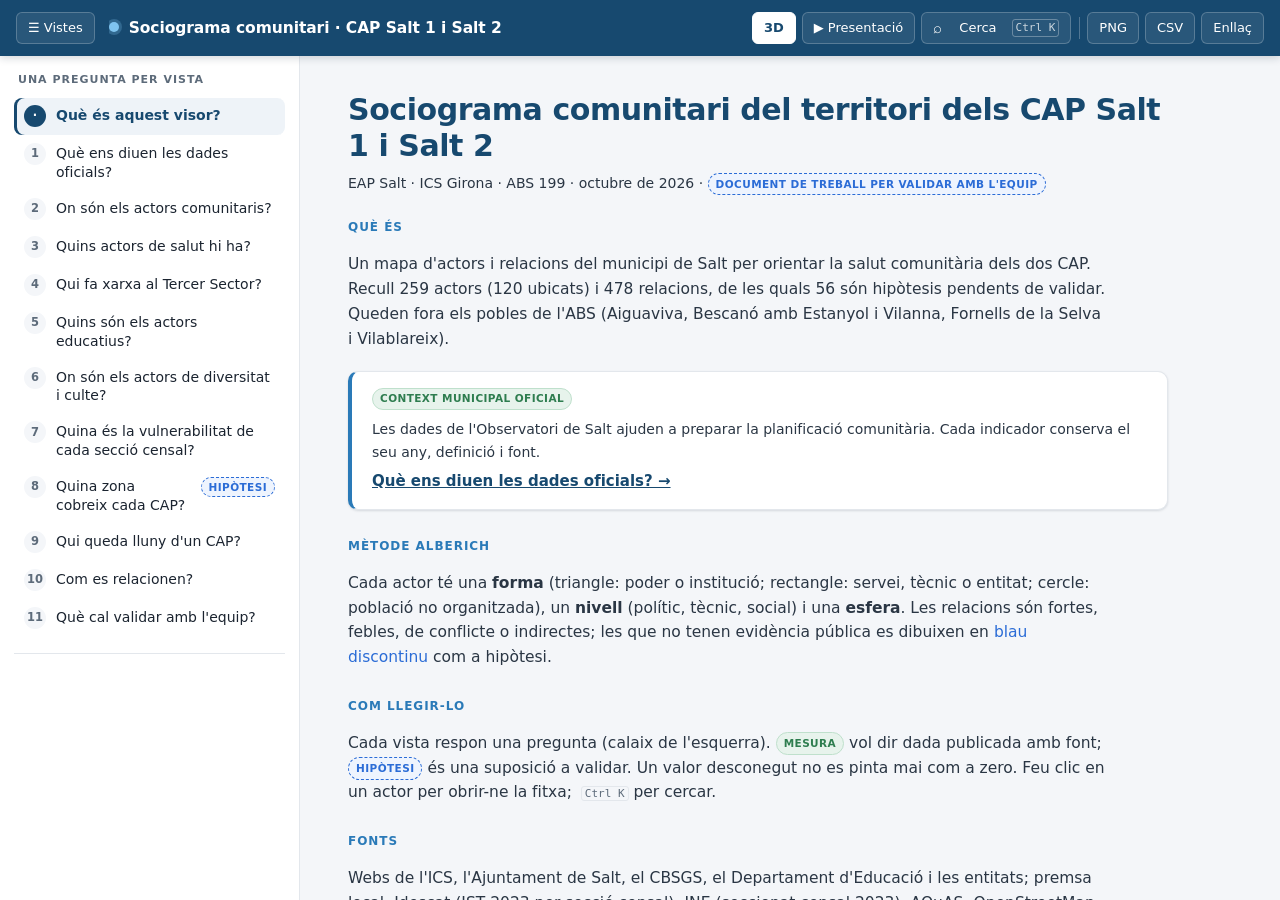
<file: index.html>
<!doctype html>
<html lang="ca">
<head>
<meta charset="utf-8">
<meta name="viewport" content="width=device-width,initial-scale=1">
<title>Sociograma comunitari · CAP Salt 1 i Salt 2 · 2026</title>
<link rel="stylesheet" href="lib/maplibre-gl.css">
<link rel="stylesheet" href="style.css?v=20261017-complet">
</head>
<body>
<a class="salta" href="#contingut">Salta al contingut</a>
<header id="capcal">
  <button id="obre-calaix" class="btn" aria-controls="calaix" aria-expanded="true" title="Vistes">☰ <span>Vistes</span></button>
  <h1><a href="#v=portada">Sociograma comunitari · CAP Salt 1 i Salt 2</a></h1>
  <div class="eines">
    <button id="btn-3d" class="btn" aria-pressed="true" title="Alterna 2D / 3D">3D</button>
    <button id="btn-pres" class="btn" aria-pressed="false" title="Mode presentació: recorre les vistes amb vols de càmera">▶ <span>Presentació</span></button>
    <button id="btn-cerca" class="btn" title="Cerca (Ctrl+K)">Cerca <kbd>Ctrl K</kbd></button>
    <button id="btn-png" class="btn" title="Exporta la vista en PNG amb la llegenda">PNG</button>
    <button id="btn-csv" class="btn" title="Exporta la selecció en CSV">CSV</button>
    <button id="btn-enllac" class="btn" title="Copia l'enllaç que restaura la vista">Enllaç</button>
  </div>
</header>
<nav id="calaix" aria-label="Vistes del visor">
  <p class="calaix-tit">Una pregunta per vista</p>
  <ol id="llista-vistes"></ol>
  <div id="filtres" aria-live="polite"></div>
</nav>
<main id="contingut" tabindex="-1">
  <article id="portada" class="panell"></article>
  <article id="observatori" class="panell" hidden></article>
  <div id="mapa" role="region" aria-label="Mapa"></div>
  <div id="xarxa" role="region" aria-label="Sociograma de xarxa"></div>
  <article id="validacio" class="panell"></article>
  <aside id="analisi" class="panell-lat" aria-label="Anàlisi"></aside>
  <section id="llegenda" aria-label="Llegenda"></section>
</main>
<aside id="fitxa" aria-label="Fitxa de l'actor" hidden></aside>
<div id="tooltip" role="tooltip" hidden></div>
<dialog id="dlg-cerca" aria-label="Cerca d'actors">
  <input id="cerca-in" type="search" placeholder="Nom, tipus (triangle, rectangle, cercle), àmbit, esfera…" autocomplete="off" aria-controls="cerca-res">
  <ul id="cerca-res" role="listbox"></ul>
  <p class="peu-dlg">↑↓ per moure's · Enter per obrir · Esc per tancar</p>
</dialog>
<div id="avis" role="status" aria-live="polite" hidden></div>
<script src="lib/maplibre-gl.js"></script>
<script src="lib/cytoscape.min.js"></script>
<script src="lib/deck.gl.min.js"></script>
<script src="data/dades.js"></script>
<script src="data/observatori.js?v=20261017-complet"></script>
<script src="data/observatori-cataleg.js?v=20261017-complet"></script>
<script src="app.js?v=20261024-seguretat"></script>
</body>
</html>
</file>
<file: lib/maplibre-gl.css>
.maplibregl-map{font:12px/20px Helvetica Neue,Arial,Helvetica,sans-serif;overflow:hidden;position:relative;-webkit-tap-highlight-color:rgb(0 0 0/0)}.maplibregl-canvas{left:0;position:absolute;top:0}.maplibregl-map:fullscreen{height:100%;width:100%}.maplibregl-ctrl-group button.maplibregl-ctrl-compass{touch-action:none}.maplibregl-canvas-container.maplibregl-interactive,.maplibregl-ctrl-group button.maplibregl-ctrl-compass{cursor:grab;-webkit-user-select:none;-moz-user-select:none;user-select:none}.maplibregl-canvas-container.maplibregl-interactive.maplibregl-track-pointer{cursor:pointer}.maplibregl-canvas-container.maplibregl-interactive:active,.maplibregl-ctrl-group button.maplibregl-ctrl-compass:active{cursor:grabbing}.maplibregl-canvas-container.maplibregl-touch-zoom-rotate,.maplibregl-canvas-container.maplibregl-touch-zoom-rotate .maplibregl-canvas{touch-action:pan-x pan-y}.maplibregl-canvas-container.maplibregl-touch-drag-pan,.maplibregl-canvas-container.maplibregl-touch-drag-pan .maplibregl-canvas{touch-action:pinch-zoom}.maplibregl-canvas-container.maplibregl-touch-zoom-rotate.maplibregl-touch-drag-pan,.maplibregl-canvas-container.maplibregl-touch-zoom-rotate.maplibregl-touch-drag-pan .maplibregl-canvas{touch-action:none}.maplibregl-canvas-container.maplibregl-touch-drag-pan.maplibregl-cooperative-gestures,.maplibregl-canvas-container.maplibregl-touch-drag-pan.maplibregl-cooperative-gestures .maplibregl-canvas{touch-action:pan-x pan-y}.maplibregl-ctrl-bottom-left,.maplibregl-ctrl-bottom-right,.maplibregl-ctrl-top-left,.maplibregl-ctrl-top-right{pointer-events:none;position:absolute;z-index:2}.maplibregl-ctrl-top-left{left:0;top:0}.maplibregl-ctrl-top-right{right:0;top:0}.maplibregl-ctrl-bottom-left{bottom:0;left:0}.maplibregl-ctrl-bottom-right{bottom:0;right:0}.maplibregl-ctrl{clear:both;pointer-events:auto;transform:translate(0)}.maplibregl-ctrl-top-left .maplibregl-ctrl{float:left;margin:10px 0 0 10px}.maplibregl-ctrl-top-right .maplibregl-ctrl{float:right;margin:10px 10px 0 0}.maplibregl-ctrl-bottom-left .maplibregl-ctrl{float:left;margin:0 0 10px 10px}.maplibregl-ctrl-bottom-right .maplibregl-ctrl{float:right;margin:0 10px 10px 0}.maplibregl-ctrl-group{background:#fff;border-radius:4px}.maplibregl-ctrl-group:not(:empty){box-shadow:0 0 0 2px rgba(0,0,0,.1)}@media (forced-colors:active){.maplibregl-ctrl-group:not(:empty){box-shadow:0 0 0 2px ButtonText}}.maplibregl-ctrl-group button{background-color:transparent;border:0;box-sizing:border-box;cursor:pointer;display:block;height:29px;outline:none;padding:0;width:29px}.maplibregl-ctrl-group button+button{border-top:1px solid #ddd}.maplibregl-ctrl button .maplibregl-ctrl-icon{background-position:50%;background-repeat:no-repeat;display:block;height:100%;width:100%}@media (forced-colors:active){.maplibregl-ctrl-icon{background-color:transparent}.maplibregl-ctrl-group button+button{border-top:1px solid ButtonText}}.maplibregl-ctrl button::-moz-focus-inner{border:0;padding:0}.maplibregl-ctrl-attrib-button:focus,.maplibregl-ctrl-group button:focus{box-shadow:0 0 2px 2px #0096ff}.maplibregl-ctrl button:disabled{cursor:not-allowed}.maplibregl-ctrl button:disabled .maplibregl-ctrl-icon{opacity:.25}.maplibregl-ctrl button:not(:disabled):hover{background-color:rgb(0 0 0/5%)}.maplibregl-ctrl-group button:focus:focus-visible{box-shadow:0 0 2px 2px #0096ff}.maplibregl-ctrl-group button:focus:not(:focus-visible){box-shadow:none}.maplibregl-ctrl-group button:focus:first-child{border-radius:4px 4px 0 0}.maplibregl-ctrl-group button:focus:last-child{border-radius:0 0 4px 4px}.maplibregl-ctrl-group button:focus:only-child{border-radius:inherit}.maplibregl-ctrl button.maplibregl-ctrl-zoom-out .maplibregl-ctrl-icon{background-image:url("data:image/svg+xml;charset=utf-8,%3Csvg xmlns='http://www.w3.org/2000/svg' width='29' height='29' fill='%23333' viewBox='0 0 29 29'%3E%3Cpath d='M10 13c-.75 0-1.5.75-1.5 1.5S9.25 16 10 16h9c.75 0 1.5-.75 1.5-1.5S19.75 13 19 13z'/%3E%3C/svg%3E")}.maplibregl-ctrl button.maplibregl-ctrl-zoom-in .maplibregl-ctrl-icon{background-image:url("data:image/svg+xml;charset=utf-8,%3Csvg xmlns='http://www.w3.org/2000/svg' width='29' height='29' fill='%23333' viewBox='0 0 29 29'%3E%3Cpath d='M14.5 8.5c-.75 0-1.5.75-1.5 1.5v3h-3c-.75 0-1.5.75-1.5 1.5S9.25 16 10 16h3v3c0 .75.75 1.5 1.5 1.5S16 19.75 16 19v-3h3c.75 0 1.5-.75 1.5-1.5S19.75 13 19 13h-3v-3c0-.75-.75-1.5-1.5-1.5'/%3E%3C/svg%3E")}@media (forced-colors:active){.maplibregl-ctrl button.maplibregl-ctrl-zoom-out .maplibregl-ctrl-icon{background-image:url("data:image/svg+xml;charset=utf-8,%3Csvg xmlns='http://www.w3.org/2000/svg' width='29' height='29' fill='%23fff' viewBox='0 0 29 29'%3E%3Cpath d='M10 13c-.75 0-1.5.75-1.5 1.5S9.25 16 10 16h9c.75 0 1.5-.75 1.5-1.5S19.75 13 19 13z'/%3E%3C/svg%3E")}.maplibregl-ctrl button.maplibregl-ctrl-zoom-in .maplibregl-ctrl-icon{background-image:url("data:image/svg+xml;charset=utf-8,%3Csvg xmlns='http://www.w3.org/2000/svg' width='29' height='29' fill='%23fff' viewBox='0 0 29 29'%3E%3Cpath d='M14.5 8.5c-.75 0-1.5.75-1.5 1.5v3h-3c-.75 0-1.5.75-1.5 1.5S9.25 16 10 16h3v3c0 .75.75 1.5 1.5 1.5S16 19.75 16 19v-3h3c.75 0 1.5-.75 1.5-1.5S19.75 13 19 13h-3v-3c0-.75-.75-1.5-1.5-1.5'/%3E%3C/svg%3E")}}@media (forced-colors:active) and (prefers-color-scheme:light){.maplibregl-ctrl button.maplibregl-ctrl-zoom-out .maplibregl-ctrl-icon{background-image:url("data:image/svg+xml;charset=utf-8,%3Csvg xmlns='http://www.w3.org/2000/svg' width='29' height='29' viewBox='0 0 29 29'%3E%3Cpath d='M10 13c-.75 0-1.5.75-1.5 1.5S9.25 16 10 16h9c.75 0 1.5-.75 1.5-1.5S19.75 13 19 13z'/%3E%3C/svg%3E")}.maplibregl-ctrl button.maplibregl-ctrl-zoom-in .maplibregl-ctrl-icon{background-image:url("data:image/svg+xml;charset=utf-8,%3Csvg xmlns='http://www.w3.org/2000/svg' width='29' height='29' viewBox='0 0 29 29'%3E%3Cpath d='M14.5 8.5c-.75 0-1.5.75-1.5 1.5v3h-3c-.75 0-1.5.75-1.5 1.5S9.25 16 10 16h3v3c0 .75.75 1.5 1.5 1.5S16 19.75 16 19v-3h3c.75 0 1.5-.75 1.5-1.5S19.75 13 19 13h-3v-3c0-.75-.75-1.5-1.5-1.5'/%3E%3C/svg%3E")}}.maplibregl-ctrl button.maplibregl-ctrl-fullscreen .maplibregl-ctrl-icon{background-image:url("data:image/svg+xml;charset=utf-8,%3Csvg xmlns='http://www.w3.org/2000/svg' width='29' height='29' fill='%23333' viewBox='0 0 29 29'%3E%3Cpath d='M24 16v5.5c0 1.75-.75 2.5-2.5 2.5H16v-1l3-1.5-4-5.5 1-1 5.5 4 1.5-3zM6 16l1.5 3 5.5-4 1 1-4 5.5 3 1.5v1H7.5C5.75 24 5 23.25 5 21.5V16zm7-11v1l-3 1.5 4 5.5-1 1-5.5-4L6 13H5V7.5C5 5.75 5.75 5 7.5 5zm11 2.5c0-1.75-.75-2.5-2.5-2.5H16v1l3 1.5-4 5.5 1 1 5.5-4 1.5 3h1z'/%3E%3C/svg%3E")}.maplibregl-ctrl button.maplibregl-ctrl-shrink .maplibregl-ctrl-icon{background-image:url("data:image/svg+xml;charset=utf-8,%3Csvg xmlns='http://www.w3.org/2000/svg' width='29' height='29' viewBox='0 0 29 29'%3E%3Cpath d='M18.5 16c-1.75 0-2.5.75-2.5 2.5V24h1l1.5-3 5.5 4 1-1-4-5.5 3-1.5v-1zM13 18.5c0-1.75-.75-2.5-2.5-2.5H5v1l3 1.5L4 24l1 1 5.5-4 1.5 3h1zm3-8c0 1.75.75 2.5 2.5 2.5H24v-1l-3-1.5L25 5l-1-1-5.5 4L17 5h-1zM10.5 13c1.75 0 2.5-.75 2.5-2.5V5h-1l-1.5 3L5 4 4 5l4 5.5L5 12v1z'/%3E%3C/svg%3E")}@media (forced-colors:active){.maplibregl-ctrl button.maplibregl-ctrl-fullscreen .maplibregl-ctrl-icon{background-image:url("data:image/svg+xml;charset=utf-8,%3Csvg xmlns='http://www.w3.org/2000/svg' width='29' height='29' fill='%23fff' viewBox='0 0 29 29'%3E%3Cpath d='M24 16v5.5c0 1.75-.75 2.5-2.5 2.5H16v-1l3-1.5-4-5.5 1-1 5.5 4 1.5-3zM6 16l1.5 3 5.5-4 1 1-4 5.5 3 1.5v1H7.5C5.75 24 5 23.25 5 21.5V16zm7-11v1l-3 1.5 4 5.5-1 1-5.5-4L6 13H5V7.5C5 5.75 5.75 5 7.5 5zm11 2.5c0-1.75-.75-2.5-2.5-2.5H16v1l3 1.5-4 5.5 1 1 5.5-4 1.5 3h1z'/%3E%3C/svg%3E")}.maplibregl-ctrl button.maplibregl-ctrl-shrink .maplibregl-ctrl-icon{background-image:url("data:image/svg+xml;charset=utf-8,%3Csvg xmlns='http://www.w3.org/2000/svg' width='29' height='29' fill='%23fff' viewBox='0 0 29 29'%3E%3Cpath d='M18.5 16c-1.75 0-2.5.75-2.5 2.5V24h1l1.5-3 5.5 4 1-1-4-5.5 3-1.5v-1zM13 18.5c0-1.75-.75-2.5-2.5-2.5H5v1l3 1.5L4 24l1 1 5.5-4 1.5 3h1zm3-8c0 1.75.75 2.5 2.5 2.5H24v-1l-3-1.5L25 5l-1-1-5.5 4L17 5h-1zM10.5 13c1.75 0 2.5-.75 2.5-2.5V5h-1l-1.5 3L5 4 4 5l4 5.5L5 12v1z'/%3E%3C/svg%3E")}}@media (forced-colors:active) and (prefers-color-scheme:light){.maplibregl-ctrl button.maplibregl-ctrl-fullscreen .maplibregl-ctrl-icon{background-image:url("data:image/svg+xml;charset=utf-8,%3Csvg xmlns='http://www.w3.org/2000/svg' width='29' height='29' viewBox='0 0 29 29'%3E%3Cpath d='M24 16v5.5c0 1.75-.75 2.5-2.5 2.5H16v-1l3-1.5-4-5.5 1-1 5.5 4 1.5-3zM6 16l1.5 3 5.5-4 1 1-4 5.5 3 1.5v1H7.5C5.75 24 5 23.25 5 21.5V16zm7-11v1l-3 1.5 4 5.5-1 1-5.5-4L6 13H5V7.5C5 5.75 5.75 5 7.5 5zm11 2.5c0-1.75-.75-2.5-2.5-2.5H16v1l3 1.5-4 5.5 1 1 5.5-4 1.5 3h1z'/%3E%3C/svg%3E")}.maplibregl-ctrl button.maplibregl-ctrl-shrink .maplibregl-ctrl-icon{background-image:url("data:image/svg+xml;charset=utf-8,%3Csvg xmlns='http://www.w3.org/2000/svg' width='29' height='29' viewBox='0 0 29 29'%3E%3Cpath d='M18.5 16c-1.75 0-2.5.75-2.5 2.5V24h1l1.5-3 5.5 4 1-1-4-5.5 3-1.5v-1zM13 18.5c0-1.75-.75-2.5-2.5-2.5H5v1l3 1.5L4 24l1 1 5.5-4 1.5 3h1zm3-8c0 1.75.75 2.5 2.5 2.5H24v-1l-3-1.5L25 5l-1-1-5.5 4L17 5h-1zM10.5 13c1.75 0 2.5-.75 2.5-2.5V5h-1l-1.5 3L5 4 4 5l4 5.5L5 12v1z'/%3E%3C/svg%3E")}}.maplibregl-ctrl button.maplibregl-ctrl-compass .maplibregl-ctrl-icon{background-image:url("data:image/svg+xml;charset=utf-8,%3Csvg xmlns='http://www.w3.org/2000/svg' width='29' height='29' fill='%23333' viewBox='0 0 29 29'%3E%3Cpath d='m10.5 14 4-8 4 8z'/%3E%3Cpath fill='%23ccc' d='m10.5 16 4 8 4-8z'/%3E%3C/svg%3E")}@media (forced-colors:active){.maplibregl-ctrl button.maplibregl-ctrl-compass .maplibregl-ctrl-icon{background-image:url("data:image/svg+xml;charset=utf-8,%3Csvg xmlns='http://www.w3.org/2000/svg' width='29' height='29' fill='%23fff' viewBox='0 0 29 29'%3E%3Cpath d='m10.5 14 4-8 4 8z'/%3E%3Cpath fill='%23ccc' d='m10.5 16 4 8 4-8z'/%3E%3C/svg%3E")}}@media (forced-colors:active) and (prefers-color-scheme:light){.maplibregl-ctrl button.maplibregl-ctrl-compass .maplibregl-ctrl-icon{background-image:url("data:image/svg+xml;charset=utf-8,%3Csvg xmlns='http://www.w3.org/2000/svg' width='29' height='29' viewBox='0 0 29 29'%3E%3Cpath d='m10.5 14 4-8 4 8z'/%3E%3Cpath fill='%23ccc' d='m10.5 16 4 8 4-8z'/%3E%3C/svg%3E")}}.maplibregl-ctrl button.maplibregl-ctrl-terrain .maplibregl-ctrl-icon{background-image:url("data:image/svg+xml;charset=utf-8,%3Csvg xmlns='http://www.w3.org/2000/svg' width='22' height='22' fill='%23333' viewBox='0 0 22 22'%3E%3Cpath d='m1.754 13.406 4.453-4.851 3.09 3.09 3.281 3.277.969-.969-3.309-3.312 3.844-4.121 6.148 6.886h1.082v-.855l-7.207-8.07-4.84 5.187L6.169 6.57l-5.48 5.965v.871ZM.688 16.844h20.625v1.375H.688Zm0 0'/%3E%3C/svg%3E")}.maplibregl-ctrl button.maplibregl-ctrl-terrain-enabled .maplibregl-ctrl-icon{background-image:url("data:image/svg+xml;charset=utf-8,%3Csvg xmlns='http://www.w3.org/2000/svg' width='22' height='22' fill='%2333b5e5' viewBox='0 0 22 22'%3E%3Cpath d='m1.754 13.406 4.453-4.851 3.09 3.09 3.281 3.277.969-.969-3.309-3.312 3.844-4.121 6.148 6.886h1.082v-.855l-7.207-8.07-4.84 5.187L6.169 6.57l-5.48 5.965v.871ZM.688 16.844h20.625v1.375H.688Zm0 0'/%3E%3C/svg%3E")}.maplibregl-ctrl button.maplibregl-ctrl-geolocate .maplibregl-ctrl-icon{background-image:url("data:image/svg+xml;charset=utf-8,%3Csvg xmlns='http://www.w3.org/2000/svg' width='29' height='29' fill='%23333' viewBox='0 0 20 20'%3E%3Cpath d='M10 4C9 4 9 5 9 5v.1A5 5 0 0 0 5.1 9H5s-1 0-1 1 1 1 1 1h.1A5 5 0 0 0 9 14.9v.1s0 1 1 1 1-1 1-1v-.1a5 5 0 0 0 3.9-3.9h.1s1 0 1-1-1-1-1-1h-.1A5 5 0 0 0 11 5.1V5s0-1-1-1m0 2.5a3.5 3.5 0 1 1 0 7 3.5 3.5 0 1 1 0-7'/%3E%3Ccircle cx='10' cy='10' r='2'/%3E%3C/svg%3E")}.maplibregl-ctrl button.maplibregl-ctrl-geolocate:disabled .maplibregl-ctrl-icon{background-image:url("data:image/svg+xml;charset=utf-8,%3Csvg xmlns='http://www.w3.org/2000/svg' width='29' height='29' fill='%23aaa' viewBox='0 0 20 20'%3E%3Cpath d='M10 4C9 4 9 5 9 5v.1A5 5 0 0 0 5.1 9H5s-1 0-1 1 1 1 1 1h.1A5 5 0 0 0 9 14.9v.1s0 1 1 1 1-1 1-1v-.1a5 5 0 0 0 3.9-3.9h.1s1 0 1-1-1-1-1-1h-.1A5 5 0 0 0 11 5.1V5s0-1-1-1m0 2.5a3.5 3.5 0 1 1 0 7 3.5 3.5 0 1 1 0-7'/%3E%3Ccircle cx='10' cy='10' r='2'/%3E%3Cpath fill='red' d='m14 5 1 1-9 9-1-1z'/%3E%3C/svg%3E")}.maplibregl-ctrl button.maplibregl-ctrl-geolocate.maplibregl-ctrl-geolocate-active .maplibregl-ctrl-icon{background-image:url("data:image/svg+xml;charset=utf-8,%3Csvg xmlns='http://www.w3.org/2000/svg' width='29' height='29' fill='%2333b5e5' viewBox='0 0 20 20'%3E%3Cpath d='M10 4C9 4 9 5 9 5v.1A5 5 0 0 0 5.1 9H5s-1 0-1 1 1 1 1 1h.1A5 5 0 0 0 9 14.9v.1s0 1 1 1 1-1 1-1v-.1a5 5 0 0 0 3.9-3.9h.1s1 0 1-1-1-1-1-1h-.1A5 5 0 0 0 11 5.1V5s0-1-1-1m0 2.5a3.5 3.5 0 1 1 0 7 3.5 3.5 0 1 1 0-7'/%3E%3Ccircle cx='10' cy='10' r='2'/%3E%3C/svg%3E")}.maplibregl-ctrl button.maplibregl-ctrl-geolocate.maplibregl-ctrl-geolocate-active-error .maplibregl-ctrl-icon{background-image:url("data:image/svg+xml;charset=utf-8,%3Csvg xmlns='http://www.w3.org/2000/svg' width='29' height='29' fill='%23e58978' viewBox='0 0 20 20'%3E%3Cpath d='M10 4C9 4 9 5 9 5v.1A5 5 0 0 0 5.1 9H5s-1 0-1 1 1 1 1 1h.1A5 5 0 0 0 9 14.9v.1s0 1 1 1 1-1 1-1v-.1a5 5 0 0 0 3.9-3.9h.1s1 0 1-1-1-1-1-1h-.1A5 5 0 0 0 11 5.1V5s0-1-1-1m0 2.5a3.5 3.5 0 1 1 0 7 3.5 3.5 0 1 1 0-7'/%3E%3Ccircle cx='10' cy='10' r='2'/%3E%3C/svg%3E")}.maplibregl-ctrl button.maplibregl-ctrl-geolocate.maplibregl-ctrl-geolocate-background .maplibregl-ctrl-icon{background-image:url("data:image/svg+xml;charset=utf-8,%3Csvg xmlns='http://www.w3.org/2000/svg' width='29' height='29' fill='%2333b5e5' viewBox='0 0 20 20'%3E%3Cpath d='M10 4C9 4 9 5 9 5v.1A5 5 0 0 0 5.1 9H5s-1 0-1 1 1 1 1 1h.1A5 5 0 0 0 9 14.9v.1s0 1 1 1 1-1 1-1v-.1a5 5 0 0 0 3.9-3.9h.1s1 0 1-1-1-1-1-1h-.1A5 5 0 0 0 11 5.1V5s0-1-1-1m0 2.5a3.5 3.5 0 1 1 0 7 3.5 3.5 0 1 1 0-7'/%3E%3C/svg%3E")}.maplibregl-ctrl button.maplibregl-ctrl-geolocate.maplibregl-ctrl-geolocate-background-error .maplibregl-ctrl-icon{background-image:url("data:image/svg+xml;charset=utf-8,%3Csvg xmlns='http://www.w3.org/2000/svg' width='29' height='29' fill='%23e54e33' viewBox='0 0 20 20'%3E%3Cpath d='M10 4C9 4 9 5 9 5v.1A5 5 0 0 0 5.1 9H5s-1 0-1 1 1 1 1 1h.1A5 5 0 0 0 9 14.9v.1s0 1 1 1 1-1 1-1v-.1a5 5 0 0 0 3.9-3.9h.1s1 0 1-1-1-1-1-1h-.1A5 5 0 0 0 11 5.1V5s0-1-1-1m0 2.5a3.5 3.5 0 1 1 0 7 3.5 3.5 0 1 1 0-7'/%3E%3C/svg%3E")}.maplibregl-ctrl button.maplibregl-ctrl-geolocate.maplibregl-ctrl-geolocate-waiting .maplibregl-ctrl-icon{animation:maplibregl-spin 2s linear infinite}@media (forced-colors:active){.maplibregl-ctrl button.maplibregl-ctrl-geolocate .maplibregl-ctrl-icon{background-image:url("data:image/svg+xml;charset=utf-8,%3Csvg xmlns='http://www.w3.org/2000/svg' width='29' height='29' fill='%23fff' viewBox='0 0 20 20'%3E%3Cpath d='M10 4C9 4 9 5 9 5v.1A5 5 0 0 0 5.1 9H5s-1 0-1 1 1 1 1 1h.1A5 5 0 0 0 9 14.9v.1s0 1 1 1 1-1 1-1v-.1a5 5 0 0 0 3.9-3.9h.1s1 0 1-1-1-1-1-1h-.1A5 5 0 0 0 11 5.1V5s0-1-1-1m0 2.5a3.5 3.5 0 1 1 0 7 3.5 3.5 0 1 1 0-7'/%3E%3Ccircle cx='10' cy='10' r='2'/%3E%3C/svg%3E")}.maplibregl-ctrl button.maplibregl-ctrl-geolocate:disabled .maplibregl-ctrl-icon{background-image:url("data:image/svg+xml;charset=utf-8,%3Csvg xmlns='http://www.w3.org/2000/svg' width='29' height='29' fill='%23999' viewBox='0 0 20 20'%3E%3Cpath d='M10 4C9 4 9 5 9 5v.1A5 5 0 0 0 5.1 9H5s-1 0-1 1 1 1 1 1h.1A5 5 0 0 0 9 14.9v.1s0 1 1 1 1-1 1-1v-.1a5 5 0 0 0 3.9-3.9h.1s1 0 1-1-1-1-1-1h-.1A5 5 0 0 0 11 5.1V5s0-1-1-1m0 2.5a3.5 3.5 0 1 1 0 7 3.5 3.5 0 1 1 0-7'/%3E%3Ccircle cx='10' cy='10' r='2'/%3E%3Cpath fill='red' d='m14 5 1 1-9 9-1-1z'/%3E%3C/svg%3E")}.maplibregl-ctrl button.maplibregl-ctrl-geolocate.maplibregl-ctrl-geolocate-active .maplibregl-ctrl-icon{background-image:url("data:image/svg+xml;charset=utf-8,%3Csvg xmlns='http://www.w3.org/2000/svg' width='29' height='29' fill='%2333b5e5' viewBox='0 0 20 20'%3E%3Cpath d='M10 4C9 4 9 5 9 5v.1A5 5 0 0 0 5.1 9H5s-1 0-1 1 1 1 1 1h.1A5 5 0 0 0 9 14.9v.1s0 1 1 1 1-1 1-1v-.1a5 5 0 0 0 3.9-3.9h.1s1 0 1-1-1-1-1-1h-.1A5 5 0 0 0 11 5.1V5s0-1-1-1m0 2.5a3.5 3.5 0 1 1 0 7 3.5 3.5 0 1 1 0-7'/%3E%3Ccircle cx='10' cy='10' r='2'/%3E%3C/svg%3E")}.maplibregl-ctrl button.maplibregl-ctrl-geolocate.maplibregl-ctrl-geolocate-active-error .maplibregl-ctrl-icon{background-image:url("data:image/svg+xml;charset=utf-8,%3Csvg xmlns='http://www.w3.org/2000/svg' width='29' height='29' fill='%23e58978' viewBox='0 0 20 20'%3E%3Cpath d='M10 4C9 4 9 5 9 5v.1A5 5 0 0 0 5.1 9H5s-1 0-1 1 1 1 1 1h.1A5 5 0 0 0 9 14.9v.1s0 1 1 1 1-1 1-1v-.1a5 5 0 0 0 3.9-3.9h.1s1 0 1-1-1-1-1-1h-.1A5 5 0 0 0 11 5.1V5s0-1-1-1m0 2.5a3.5 3.5 0 1 1 0 7 3.5 3.5 0 1 1 0-7'/%3E%3Ccircle cx='10' cy='10' r='2'/%3E%3C/svg%3E")}.maplibregl-ctrl button.maplibregl-ctrl-geolocate.maplibregl-ctrl-geolocate-background .maplibregl-ctrl-icon{background-image:url("data:image/svg+xml;charset=utf-8,%3Csvg xmlns='http://www.w3.org/2000/svg' width='29' height='29' fill='%2333b5e5' viewBox='0 0 20 20'%3E%3Cpath d='M10 4C9 4 9 5 9 5v.1A5 5 0 0 0 5.1 9H5s-1 0-1 1 1 1 1 1h.1A5 5 0 0 0 9 14.9v.1s0 1 1 1 1-1 1-1v-.1a5 5 0 0 0 3.9-3.9h.1s1 0 1-1-1-1-1-1h-.1A5 5 0 0 0 11 5.1V5s0-1-1-1m0 2.5a3.5 3.5 0 1 1 0 7 3.5 3.5 0 1 1 0-7'/%3E%3C/svg%3E")}.maplibregl-ctrl button.maplibregl-ctrl-geolocate.maplibregl-ctrl-geolocate-background-error .maplibregl-ctrl-icon{background-image:url("data:image/svg+xml;charset=utf-8,%3Csvg xmlns='http://www.w3.org/2000/svg' width='29' height='29' fill='%23e54e33' viewBox='0 0 20 20'%3E%3Cpath d='M10 4C9 4 9 5 9 5v.1A5 5 0 0 0 5.1 9H5s-1 0-1 1 1 1 1 1h.1A5 5 0 0 0 9 14.9v.1s0 1 1 1 1-1 1-1v-.1a5 5 0 0 0 3.9-3.9h.1s1 0 1-1-1-1-1-1h-.1A5 5 0 0 0 11 5.1V5s0-1-1-1m0 2.5a3.5 3.5 0 1 1 0 7 3.5 3.5 0 1 1 0-7'/%3E%3C/svg%3E")}}@media (forced-colors:active) and (prefers-color-scheme:light){.maplibregl-ctrl button.maplibregl-ctrl-geolocate .maplibregl-ctrl-icon{background-image:url("data:image/svg+xml;charset=utf-8,%3Csvg xmlns='http://www.w3.org/2000/svg' width='29' height='29' viewBox='0 0 20 20'%3E%3Cpath d='M10 4C9 4 9 5 9 5v.1A5 5 0 0 0 5.1 9H5s-1 0-1 1 1 1 1 1h.1A5 5 0 0 0 9 14.9v.1s0 1 1 1 1-1 1-1v-.1a5 5 0 0 0 3.9-3.9h.1s1 0 1-1-1-1-1-1h-.1A5 5 0 0 0 11 5.1V5s0-1-1-1m0 2.5a3.5 3.5 0 1 1 0 7 3.5 3.5 0 1 1 0-7'/%3E%3Ccircle cx='10' cy='10' r='2'/%3E%3C/svg%3E")}.maplibregl-ctrl button.maplibregl-ctrl-geolocate:disabled .maplibregl-ctrl-icon{background-image:url("data:image/svg+xml;charset=utf-8,%3Csvg xmlns='http://www.w3.org/2000/svg' width='29' height='29' fill='%23666' viewBox='0 0 20 20'%3E%3Cpath d='M10 4C9 4 9 5 9 5v.1A5 5 0 0 0 5.1 9H5s-1 0-1 1 1 1 1 1h.1A5 5 0 0 0 9 14.9v.1s0 1 1 1 1-1 1-1v-.1a5 5 0 0 0 3.9-3.9h.1s1 0 1-1-1-1-1-1h-.1A5 5 0 0 0 11 5.1V5s0-1-1-1m0 2.5a3.5 3.5 0 1 1 0 7 3.5 3.5 0 1 1 0-7'/%3E%3Ccircle cx='10' cy='10' r='2'/%3E%3Cpath fill='red' d='m14 5 1 1-9 9-1-1z'/%3E%3C/svg%3E")}}@keyframes maplibregl-spin{0%{transform:rotate(0deg)}to{transform:rotate(1turn)}}a.maplibregl-ctrl-logo{background-image:url("data:image/svg+xml;charset=utf-8,%3Csvg xmlns='http://www.w3.org/2000/svg' width='88' height='23' fill='none'%3E%3Cpath fill='%23000' fill-opacity='.4' fill-rule='evenodd' d='M17.408 16.796h-1.827l2.501-12.095h.198l3.324 6.533.988 2.19.988-2.19 3.258-6.533h.181l2.6 12.095h-1.81l-1.218-5.644-.362-1.71-.658 1.71-2.929 5.644h-.098l-2.914-5.644-.757-1.71-.345 1.71zm1.958-3.42-.726 3.663a1.255 1.255 0 0 1-1.232 1.011h-1.827a1.255 1.255 0 0 1-1.229-1.509l2.501-12.095a1.255 1.255 0 0 1 1.23-1.001h.197a1.25 1.25 0 0 1 1.12.685l3.19 6.273 3.125-6.263a1.25 1.25 0 0 1 1.123-.695h.181a1.255 1.255 0 0 1 1.227.991l1.443 6.71a5 5 0 0 1 .314-.787l.009-.016a4.6 4.6 0 0 1 1.777-1.887c.782-.46 1.668-.667 2.611-.667a4.6 4.6 0 0 1 1.7.32l.306.134c.21-.16.474-.256.759-.256h1.694a1.255 1.255 0 0 1 1.212.925 1.255 1.255 0 0 1 1.212-.925h1.711c.284 0 .545.094.755.252.613-.3 1.312-.45 2.075-.45 1.356 0 2.557.445 3.482 1.4q.47.48.763 1.064V4.701a1.255 1.255 0 0 1 1.255-1.255h1.86A1.255 1.255 0 0 1 54.44 4.7v9.194h2.217c.19 0 .37.043.532.118v-4.77c0-.356.147-.678.385-.906a2.42 2.42 0 0 1-.682-1.71c0-.665.267-1.253.735-1.7a2.45 2.45 0 0 1 1.722-.674 2.43 2.43 0 0 1 1.705.675q.318.302.504.683V4.7a1.255 1.255 0 0 1 1.255-1.255h1.744A1.255 1.255 0 0 1 65.812 4.7v3.335a4.8 4.8 0 0 1 1.526-.246c.938 0 1.817.214 2.59.69a4.47 4.47 0 0 1 1.67 1.743v-.98a1.255 1.255 0 0 1 1.256-1.256h1.777c.233 0 .451.064.639.174a3.4 3.4 0 0 1 1.567-.372c.346 0 .861.02 1.285.232a1.25 1.25 0 0 1 .689 1.004 4.7 4.7 0 0 1 .853-.588c.795-.44 1.675-.647 2.61-.647 1.385 0 2.65.39 3.525 1.396.836.938 1.168 2.173 1.168 3.528q-.001.515-.056 1.051a1.255 1.255 0 0 1-.947 1.09l.408.952a1.255 1.255 0 0 1-.477 1.552c-.418.268-.92.463-1.458.612-.613.171-1.304.244-2.049.244-1.06 0-2.043-.207-2.886-.698l-.015-.008c-.798-.48-1.419-1.135-1.818-1.963l-.004-.008a5.8 5.8 0 0 1-.548-2.512q0-.429.053-.843a1.3 1.3 0 0 1-.333-.086l-.166-.004c-.223 0-.426.062-.643.228-.03.024-.142.139-.142.59v3.883a1.255 1.255 0 0 1-1.256 1.256h-1.777a1.255 1.255 0 0 1-1.256-1.256V15.69l-.032.057a4.8 4.8 0 0 1-1.86 1.833 5.04 5.04 0 0 1-2.484.634 4.5 4.5 0 0 1-1.935-.424 1.25 1.25 0 0 1-.764.258h-1.71a1.255 1.255 0 0 1-1.256-1.255V7.687a2.4 2.4 0 0 1-.428.625c.253.23.412.561.412.93v7.553a1.255 1.255 0 0 1-1.256 1.255h-1.843a1.25 1.25 0 0 1-.894-.373c-.228.23-.544.373-.894.373H51.32a1.255 1.255 0 0 1-1.256-1.255v-1.251l-.061.117a4.7 4.7 0 0 1-1.782 1.884 4.77 4.77 0 0 1-2.485.67 5.6 5.6 0 0 1-1.485-.188l.009 2.764a1.255 1.255 0 0 1-1.255 1.259h-1.729a1.255 1.255 0 0 1-1.255-1.255v-3.537a1.255 1.255 0 0 1-1.167.793h-1.679a1.25 1.25 0 0 1-.77-.263 4.5 4.5 0 0 1-1.945.429c-.885 0-1.724-.21-2.495-.632l-.017-.01a5 5 0 0 1-1.081-.836 1.255 1.255 0 0 1-1.254 1.312h-1.81a1.255 1.255 0 0 1-1.228-.99l-.782-3.625-2.044 3.939a1.25 1.25 0 0 1-1.115.676h-.098a1.25 1.25 0 0 1-1.116-.68l-2.061-3.994zM35.92 16.63l.207-.114.223-.15q.493-.356.735-.785l.061-.118.033 1.332h1.678V9.242h-1.694l-.033 1.267q-.133-.329-.526-.658l-.032-.028a3.2 3.2 0 0 0-.668-.428l-.27-.12a3.3 3.3 0 0 0-1.235-.23q-1.136-.001-1.974.493a3.36 3.36 0 0 0-1.3 1.382q-.445.89-.444 2.074 0 1.2.51 2.107a3.8 3.8 0 0 0 1.382 1.381 3.9 3.9 0 0 0 1.893.477q.795 0 1.455-.33zm-2.789-5.38q-.576.675-.575 1.762 0 1.102.559 1.794.576.675 1.645.675a2.25 2.25 0 0 0 .934-.19 2.2 2.2 0 0 0 .468-.29l.178-.161a2.2 2.2 0 0 0 .397-.561q.244-.5.244-1.15v-.115q0-.708-.296-1.267l-.043-.077a2.2 2.2 0 0 0-.633-.709l-.13-.086-.047-.028a2.1 2.1 0 0 0-1.073-.285q-1.052 0-1.629.692zm2.316 2.706c.163-.17.28-.407.28-.83v-.114c0-.292-.06-.508-.15-.68a.96.96 0 0 0-.353-.389.85.85 0 0 0-.464-.127c-.4 0-.56.114-.664.239l-.01.012c-.148.174-.275.45-.275.945 0 .506.122.801.27.99.097.11.266.224.68.224.303 0 .504-.09.687-.269zm7.545 1.705a2.6 2.6 0 0 0 .331.423q.319.33.755.548l.173.074q.65.255 1.49.255 1.02 0 1.844-.493a3.45 3.45 0 0 0 1.316-1.4q.493-.904.493-2.089 0-1.909-.988-2.913-.988-1.02-2.584-1.02-.898 0-1.575.347a3 3 0 0 0-.415.262l-.199.166a3.4 3.4 0 0 0-.64.82V9.242h-1.712v11.553h1.729l-.017-5.134zm.53-1.138q.206.29.48.5l.155.11.053.034q.51.296 1.119.297 1.07 0 1.645-.675.577-.69.576-1.762 0-1.119-.576-1.777-.558-.675-1.645-.675-.435 0-.835.16a2 2 0 0 0-.284.136 2 2 0 0 0-.363.254 2.2 2.2 0 0 0-.46.569l-.082.162a2.6 2.6 0 0 0-.213 1.072v.115q0 .707.296 1.267l.135.211zm.964-.818a1.1 1.1 0 0 0 .367.385.94.94 0 0 0 .476.118c.423 0 .59-.117.687-.23.159-.194.28-.478.28-.95 0-.53-.133-.8-.266-.952l-.021-.025c-.078-.094-.231-.221-.68-.221a1 1 0 0 0-.503.135l-.012.007a.86.86 0 0 0-.335.343c-.073.133-.132.324-.132.614v.115a1.4 1.4 0 0 0 .14.66zm15.7-6.222q.347-.346.346-.856a1.05 1.05 0 0 0-.345-.79 1.18 1.18 0 0 0-.84-.329q-.51 0-.855.33a1.05 1.05 0 0 0-.346.79q0 .51.346.855.345.346.856.346.51 0 .839-.346zm4.337 9.314.033-1.332q.191.403.59.747l.098.081a4 4 0 0 0 .316.224l.223.122a3.2 3.2 0 0 0 1.44.322 3.8 3.8 0 0 0 1.875-.477 3.5 3.5 0 0 0 1.382-1.366q.527-.89.526-2.09 0-1.184-.444-2.073a3.24 3.24 0 0 0-1.283-1.399q-.823-.51-1.942-.51a3.5 3.5 0 0 0-1.527.344l-.086.043-.165.09a3 3 0 0 0-.33.214q-.432.315-.656.707a2 2 0 0 0-.099.198l.082-1.283V4.701h-1.744v12.095zm.473-2.509a2.5 2.5 0 0 0 .566.7q.117.098.245.18l.144.08a2.1 2.1 0 0 0 .975.232q1.07 0 1.645-.675.576-.69.576-1.778 0-1.102-.576-1.777-.56-.691-1.645-.692a2.2 2.2 0 0 0-1.015.235q-.22.113-.415.282l-.15.142a2.1 2.1 0 0 0-.42.594q-.223.479-.223 1.1v.115q0 .705.293 1.26zm2.616-.293c.157-.191.28-.479.28-.967 0-.51-.13-.79-.276-.961l-.021-.026c-.082-.1-.232-.225-.67-.225a.87.87 0 0 0-.681.279l-.012.011c-.154.155-.274.38-.274.807v.115c0 .285.057.499.144.669a1.1 1.1 0 0 0 .367.405c.137.082.28.123.455.123.423 0 .59-.118.686-.23zm8.266-3.013q.345-.13.724-.14l.069-.002q.493 0 .642.099l.247-1.794q-.196-.099-.717-.099a2.3 2.3 0 0 0-.545.063 2 2 0 0 0-.411.148 2.2 2.2 0 0 0-.4.249 2.5 2.5 0 0 0-.485.499 2.7 2.7 0 0 0-.32.581l-.05.137v-1.48h-1.778v7.553h1.777v-3.884q0-.546.159-.943a1.5 1.5 0 0 1 .466-.636 2.5 2.5 0 0 1 .399-.253 2 2 0 0 1 .224-.099zm9.784 2.656.05-.922q0-1.743-.856-2.698-.838-.97-2.584-.97-1.119-.001-2.007.493a3.46 3.46 0 0 0-1.4 1.382q-.493.906-.493 2.106 0 1.07.428 1.975.428.89 1.332 1.432.906.526 2.255.526.973 0 1.668-.185l.044-.012.135-.04q.613-.184.984-.421l-.542-1.267q-.3.162-.642.274l-.297.087q-.51.131-1.3.131-.954 0-1.497-.444a1.6 1.6 0 0 1-.192-.193q-.366-.44-.512-1.234l-.004-.021zm-5.427-1.256-.003.022h3.752v-.138q-.011-.727-.288-1.118a1 1 0 0 0-.156-.176q-.46-.428-1.316-.428-.986 0-1.494.604-.379.45-.494 1.234zm-27.053 2.77V4.7h-1.86v12.095h5.333V15.15zm7.103-5.908v7.553h-1.843V9.242h1.843z'/%3E%3Cpath fill='%23fff' d='m19.63 11.151-.757-1.71-.345 1.71-1.12 5.644h-1.827L18.083 4.7h.197l3.325 6.533.988 2.19.988-2.19L26.839 4.7h.181l2.6 12.095h-1.81l-1.218-5.644-.362-1.71-.658 1.71-2.93 5.644h-.098l-2.913-5.644zm14.836 5.81q-1.02 0-1.893-.478a3.8 3.8 0 0 1-1.381-1.382q-.51-.906-.51-2.106 0-1.185.444-2.074a3.36 3.36 0 0 1 1.3-1.382q.839-.494 1.974-.494a3.3 3.3 0 0 1 1.234.231 3.3 3.3 0 0 1 .97.575q.396.33.527.659l.033-1.267h1.694v7.553H37.18l-.033-1.332q-.279.593-1.02 1.053a3.17 3.17 0 0 1-1.662.444zm.296-1.482q.938 0 1.58-.642.642-.66.642-1.711v-.115q0-.708-.296-1.267a2.2 2.2 0 0 0-.807-.872 2.1 2.1 0 0 0-1.119-.313q-1.053 0-1.629.692-.575.675-.575 1.76 0 1.103.559 1.795.577.675 1.645.675zm6.521-6.237h1.711v1.4q.906-1.597 2.83-1.597 1.596 0 2.584 1.02.988 1.005.988 2.914 0 1.185-.493 2.09a3.46 3.46 0 0 1-1.316 1.399 3.5 3.5 0 0 1-1.844.493q-.954 0-1.662-.329a2.67 2.67 0 0 1-1.086-.97l.017 5.134h-1.728zm4.048 6.22q1.07 0 1.645-.674.577-.69.576-1.762 0-1.119-.576-1.777-.558-.675-1.645-.675-.592 0-1.12.296-.51.28-.822.823-.296.527-.296 1.234v.115q0 .708.296 1.267.313.543.823.855.51.296 1.119.297z'/%3E%3Cpath fill='%23e1e3e9' d='M51.325 4.7h1.86v10.45h3.473v1.646h-5.333zm7.12 4.542h1.843v7.553h-1.843zm.905-1.415a1.16 1.16 0 0 1-.856-.346 1.17 1.17 0 0 1-.346-.856 1.05 1.05 0 0 1 .346-.79q.346-.329.856-.329.494 0 .839.33a1.05 1.05 0 0 1 .345.79 1.16 1.16 0 0 1-.345.855q-.33.346-.84.346zm7.875 9.133a3.17 3.17 0 0 1-1.662-.444q-.723-.46-1.004-1.053l-.033 1.332h-1.71V4.701h1.743v4.657l-.082 1.283q.279-.658 1.086-1.119a3.5 3.5 0 0 1 1.778-.477q1.119 0 1.942.51a3.24 3.24 0 0 1 1.283 1.4q.445.888.444 2.072 0 1.201-.526 2.09a3.5 3.5 0 0 1-1.382 1.366 3.8 3.8 0 0 1-1.876.477zm-.296-1.481q1.069 0 1.645-.675.577-.69.577-1.778 0-1.102-.577-1.776-.56-.691-1.645-.692a2.12 2.12 0 0 0-1.58.659q-.642.641-.642 1.694v.115q0 .71.296 1.267a2.4 2.4 0 0 0 .807.872 2.1 2.1 0 0 0 1.119.313zm5.927-6.237h1.777v1.481q.263-.757.856-1.217a2.14 2.14 0 0 1 1.349-.46q.527 0 .724.098l-.247 1.794q-.149-.099-.642-.099-.774 0-1.416.494-.626.493-.626 1.58v3.883h-1.777V9.242zm9.534 7.718q-1.35 0-2.255-.526-.904-.543-1.332-1.432a4.6 4.6 0 0 1-.428-1.975q0-1.2.493-2.106a3.46 3.46 0 0 1 1.4-1.382q.889-.495 2.007-.494 1.744 0 2.584.97.855.956.856 2.7 0 .444-.05.92h-5.43q.18 1.005.708 1.45.542.443 1.497.443.79 0 1.3-.131a4 4 0 0 0 .938-.362l.542 1.267q-.411.263-1.119.46-.708.198-1.711.197zm1.596-4.558q.016-1.02-.444-1.432-.46-.428-1.316-.428-1.728 0-1.991 1.86z'/%3E%3Cpath d='M5.074 15.948a.484.657 0 0 0-.486.659v1.84a.484.657 0 0 0 .486.659h4.101a.484.657 0 0 0 .486-.659v-1.84a.484.657 0 0 0-.486-.659zm3.56 1.16H5.617v.838h3.017z' style='fill:%23fff;fill-rule:evenodd;stroke-width:1.03600001'/%3E%3Cg style='stroke-width:1.12603545'%3E%3Cpath d='M-9.408-1.416c-3.833-.025-7.056 2.912-7.08 6.615-.02 3.08 1.653 4.832 3.107 6.268.903.892 1.721 1.74 2.32 2.902l-.525-.004c-.543-.003-.992.304-1.24.639a1.87 1.87 0 0 0-.362 1.121l-.011 1.877c-.003.402.104.787.347 1.125.244.338.688.653 1.23.656l4.142.028c.542.003.99-.306 1.238-.641a1.87 1.87 0 0 0 .363-1.121l.012-1.875a1.87 1.87 0 0 0-.348-1.127c-.243-.338-.688-.653-1.23-.656l-.518-.004c.597-1.145 1.425-1.983 2.348-2.87 1.473-1.414 3.18-3.149 3.2-6.226-.016-3.59-2.923-6.684-6.993-6.707m-.006 1.1v.002c3.274.02 5.92 2.532 5.9 5.6-.017 2.706-1.39 4.026-2.863 5.44-1.034.994-2.118 2.033-2.814 3.633-.018.041-.052.055-.075.065q-.013.004-.02.01a.34.34 0 0 1-.226.084.34.34 0 0 1-.224-.086l-.092-.077c-.699-1.615-1.768-2.669-2.781-3.67-1.454-1.435-2.797-2.762-2.78-5.478.02-3.067 2.7-5.545 5.975-5.523m-.02 2.826c-1.62-.01-2.944 1.315-2.955 2.96-.01 1.646 1.295 2.988 2.916 2.999h.002c1.621.01 2.943-1.316 2.953-2.961.011-1.646-1.294-2.988-2.916-2.998m-.005 1.1c1.017.006 1.829.83 1.822 1.89s-.83 1.874-1.848 1.867c-1.018-.006-1.829-.83-1.822-1.89s.83-1.874 1.848-1.868m-2.155 11.857 4.14.025c.271.002.49.305.487.676l-.013 1.875c-.003.37-.224.67-.495.668l-4.14-.025c-.27-.002-.487-.306-.485-.676l.012-1.875c.003-.37.224-.67.494-.668' style='color:%23000;font-style:normal;font-variant:normal;font-weight:400;font-stretch:normal;font-size:medium;line-height:normal;font-family:sans-serif;font-variant-ligatures:normal;font-variant-position:normal;font-variant-caps:normal;font-variant-numeric:normal;font-variant-alternates:normal;font-feature-settings:normal;text-indent:0;text-align:start;text-decoration:none;text-decoration-line:none;text-decoration-style:solid;text-decoration-color:%23000;letter-spacing:normal;word-spacing:normal;text-transform:none;writing-mode:lr-tb;direction:ltr;text-orientation:mixed;dominant-baseline:auto;baseline-shift:baseline;text-anchor:start;white-space:normal;shape-padding:0;clip-rule:evenodd;display:inline;overflow:visible;visibility:visible;opacity:1;isolation:auto;mix-blend-mode:normal;color-interpolation:sRGB;color-interpolation-filters:linearRGB;solid-color:%23000;solid-opacity:1;vector-effect:none;fill:%23000;fill-opacity:.4;fill-rule:evenodd;stroke:none;stroke-width:2.47727823;stroke-linecap:butt;stroke-linejoin:miter;stroke-miterlimit:4;stroke-dasharray:none;stroke-dashoffset:0;stroke-opacity:1;color-rendering:auto;image-rendering:auto;shape-rendering:auto;text-rendering:auto' transform='translate(15.553 2.85)scale(.88807)'/%3E%3Cpath d='M-9.415-.316C-12.69-.338-15.37 2.14-15.39 5.207c-.017 2.716 1.326 4.041 2.78 5.477 1.013 1 2.081 2.055 2.78 3.67l.092.076a.34.34 0 0 0 .225.086.34.34 0 0 0 .227-.083l.019-.01c.022-.009.057-.024.074-.064.697-1.6 1.78-2.64 2.814-3.634 1.473-1.414 2.847-2.733 2.864-5.44.02-3.067-2.627-5.58-5.901-5.601m-.057 8.784c1.621.011 2.944-1.315 2.955-2.96.01-1.646-1.295-2.988-2.916-2.999-1.622-.01-2.945 1.315-2.955 2.96s1.295 2.989 2.916 3' style='clip-rule:evenodd;fill:%23e1e3e9;fill-opacity:1;fill-rule:evenodd;stroke:none;stroke-width:2.47727823;stroke-miterlimit:4;stroke-dasharray:none;stroke-opacity:.4' transform='translate(15.553 2.85)scale(.88807)'/%3E%3Cpath d='M-11.594 15.465c-.27-.002-.492.297-.494.668l-.012 1.876c-.003.371.214.673.485.675l4.14.027c.271.002.492-.298.495-.668l.012-1.877c.003-.37-.215-.672-.485-.674z' style='clip-rule:evenodd;fill:%23fff;fill-opacity:1;fill-rule:evenodd;stroke:none;stroke-width:2.47727823;stroke-miterlimit:4;stroke-dasharray:none;stroke-opacity:.4' transform='translate(15.553 2.85)scale(.88807)'/%3E%3C/g%3E%3C/svg%3E");background-repeat:no-repeat;cursor:pointer;display:block;height:23px;margin:0 0 -4px -4px;overflow:hidden;width:88px}a.maplibregl-ctrl-logo.maplibregl-compact{width:14px}@media (forced-colors:active){a.maplibregl-ctrl-logo{background-color:transparent;background-image:url("data:image/svg+xml;charset=utf-8,%3Csvg xmlns='http://www.w3.org/2000/svg' width='88' height='23' fill='none'%3E%3Cpath fill='%23000' fill-opacity='.4' fill-rule='evenodd' d='M17.408 16.796h-1.827l2.501-12.095h.198l3.324 6.533.988 2.19.988-2.19 3.258-6.533h.181l2.6 12.095h-1.81l-1.218-5.644-.362-1.71-.658 1.71-2.929 5.644h-.098l-2.914-5.644-.757-1.71-.345 1.71zm1.958-3.42-.726 3.663a1.255 1.255 0 0 1-1.232 1.011h-1.827a1.255 1.255 0 0 1-1.229-1.509l2.501-12.095a1.255 1.255 0 0 1 1.23-1.001h.197a1.25 1.25 0 0 1 1.12.685l3.19 6.273 3.125-6.263a1.25 1.25 0 0 1 1.123-.695h.181a1.255 1.255 0 0 1 1.227.991l1.443 6.71a5 5 0 0 1 .314-.787l.009-.016a4.6 4.6 0 0 1 1.777-1.887c.782-.46 1.668-.667 2.611-.667a4.6 4.6 0 0 1 1.7.32l.306.134c.21-.16.474-.256.759-.256h1.694a1.255 1.255 0 0 1 1.212.925 1.255 1.255 0 0 1 1.212-.925h1.711c.284 0 .545.094.755.252.613-.3 1.312-.45 2.075-.45 1.356 0 2.557.445 3.482 1.4q.47.48.763 1.064V4.701a1.255 1.255 0 0 1 1.255-1.255h1.86A1.255 1.255 0 0 1 54.44 4.7v9.194h2.217c.19 0 .37.043.532.118v-4.77c0-.356.147-.678.385-.906a2.42 2.42 0 0 1-.682-1.71c0-.665.267-1.253.735-1.7a2.45 2.45 0 0 1 1.722-.674 2.43 2.43 0 0 1 1.705.675q.318.302.504.683V4.7a1.255 1.255 0 0 1 1.255-1.255h1.744A1.255 1.255 0 0 1 65.812 4.7v3.335a4.8 4.8 0 0 1 1.526-.246c.938 0 1.817.214 2.59.69a4.47 4.47 0 0 1 1.67 1.743v-.98a1.255 1.255 0 0 1 1.256-1.256h1.777c.233 0 .451.064.639.174a3.4 3.4 0 0 1 1.567-.372c.346 0 .861.02 1.285.232a1.25 1.25 0 0 1 .689 1.004 4.7 4.7 0 0 1 .853-.588c.795-.44 1.675-.647 2.61-.647 1.385 0 2.65.39 3.525 1.396.836.938 1.168 2.173 1.168 3.528q-.001.515-.056 1.051a1.255 1.255 0 0 1-.947 1.09l.408.952a1.255 1.255 0 0 1-.477 1.552c-.418.268-.92.463-1.458.612-.613.171-1.304.244-2.049.244-1.06 0-2.043-.207-2.886-.698l-.015-.008c-.798-.48-1.419-1.135-1.818-1.963l-.004-.008a5.8 5.8 0 0 1-.548-2.512q0-.429.053-.843a1.3 1.3 0 0 1-.333-.086l-.166-.004c-.223 0-.426.062-.643.228-.03.024-.142.139-.142.59v3.883a1.255 1.255 0 0 1-1.256 1.256h-1.777a1.255 1.255 0 0 1-1.256-1.256V15.69l-.032.057a4.8 4.8 0 0 1-1.86 1.833 5.04 5.04 0 0 1-2.484.634 4.5 4.5 0 0 1-1.935-.424 1.25 1.25 0 0 1-.764.258h-1.71a1.255 1.255 0 0 1-1.256-1.255V7.687a2.4 2.4 0 0 1-.428.625c.253.23.412.561.412.93v7.553a1.255 1.255 0 0 1-1.256 1.255h-1.843a1.25 1.25 0 0 1-.894-.373c-.228.23-.544.373-.894.373H51.32a1.255 1.255 0 0 1-1.256-1.255v-1.251l-.061.117a4.7 4.7 0 0 1-1.782 1.884 4.77 4.77 0 0 1-2.485.67 5.6 5.6 0 0 1-1.485-.188l.009 2.764a1.255 1.255 0 0 1-1.255 1.259h-1.729a1.255 1.255 0 0 1-1.255-1.255v-3.537a1.255 1.255 0 0 1-1.167.793h-1.679a1.25 1.25 0 0 1-.77-.263 4.5 4.5 0 0 1-1.945.429c-.885 0-1.724-.21-2.495-.632l-.017-.01a5 5 0 0 1-1.081-.836 1.255 1.255 0 0 1-1.254 1.312h-1.81a1.255 1.255 0 0 1-1.228-.99l-.782-3.625-2.044 3.939a1.25 1.25 0 0 1-1.115.676h-.098a1.25 1.25 0 0 1-1.116-.68l-2.061-3.994zM35.92 16.63l.207-.114.223-.15q.493-.356.735-.785l.061-.118.033 1.332h1.678V9.242h-1.694l-.033 1.267q-.133-.329-.526-.658l-.032-.028a3.2 3.2 0 0 0-.668-.428l-.27-.12a3.3 3.3 0 0 0-1.235-.23q-1.136-.001-1.974.493a3.36 3.36 0 0 0-1.3 1.382q-.445.89-.444 2.074 0 1.2.51 2.107a3.8 3.8 0 0 0 1.382 1.381 3.9 3.9 0 0 0 1.893.477q.795 0 1.455-.33zm-2.789-5.38q-.576.675-.575 1.762 0 1.102.559 1.794.576.675 1.645.675a2.25 2.25 0 0 0 .934-.19 2.2 2.2 0 0 0 .468-.29l.178-.161a2.2 2.2 0 0 0 .397-.561q.244-.5.244-1.15v-.115q0-.708-.296-1.267l-.043-.077a2.2 2.2 0 0 0-.633-.709l-.13-.086-.047-.028a2.1 2.1 0 0 0-1.073-.285q-1.052 0-1.629.692zm2.316 2.706c.163-.17.28-.407.28-.83v-.114c0-.292-.06-.508-.15-.68a.96.96 0 0 0-.353-.389.85.85 0 0 0-.464-.127c-.4 0-.56.114-.664.239l-.01.012c-.148.174-.275.45-.275.945 0 .506.122.801.27.99.097.11.266.224.68.224.303 0 .504-.09.687-.269zm7.545 1.705a2.6 2.6 0 0 0 .331.423q.319.33.755.548l.173.074q.65.255 1.49.255 1.02 0 1.844-.493a3.45 3.45 0 0 0 1.316-1.4q.493-.904.493-2.089 0-1.909-.988-2.913-.988-1.02-2.584-1.02-.898 0-1.575.347a3 3 0 0 0-.415.262l-.199.166a3.4 3.4 0 0 0-.64.82V9.242h-1.712v11.553h1.729l-.017-5.134zm.53-1.138q.206.29.48.5l.155.11.053.034q.51.296 1.119.297 1.07 0 1.645-.675.577-.69.576-1.762 0-1.119-.576-1.777-.558-.675-1.645-.675-.435 0-.835.16a2 2 0 0 0-.284.136 2 2 0 0 0-.363.254 2.2 2.2 0 0 0-.46.569l-.082.162a2.6 2.6 0 0 0-.213 1.072v.115q0 .707.296 1.267l.135.211zm.964-.818a1.1 1.1 0 0 0 .367.385.94.94 0 0 0 .476.118c.423 0 .59-.117.687-.23.159-.194.28-.478.28-.95 0-.53-.133-.8-.266-.952l-.021-.025c-.078-.094-.231-.221-.68-.221a1 1 0 0 0-.503.135l-.012.007a.86.86 0 0 0-.335.343c-.073.133-.132.324-.132.614v.115a1.4 1.4 0 0 0 .14.66zm15.7-6.222q.347-.346.346-.856a1.05 1.05 0 0 0-.345-.79 1.18 1.18 0 0 0-.84-.329q-.51 0-.855.33a1.05 1.05 0 0 0-.346.79q0 .51.346.855.345.346.856.346.51 0 .839-.346zm4.337 9.314.033-1.332q.191.403.59.747l.098.081a4 4 0 0 0 .316.224l.223.122a3.2 3.2 0 0 0 1.44.322 3.8 3.8 0 0 0 1.875-.477 3.5 3.5 0 0 0 1.382-1.366q.527-.89.526-2.09 0-1.184-.444-2.073a3.24 3.24 0 0 0-1.283-1.399q-.823-.51-1.942-.51a3.5 3.5 0 0 0-1.527.344l-.086.043-.165.09a3 3 0 0 0-.33.214q-.432.315-.656.707a2 2 0 0 0-.099.198l.082-1.283V4.701h-1.744v12.095zm.473-2.509a2.5 2.5 0 0 0 .566.7q.117.098.245.18l.144.08a2.1 2.1 0 0 0 .975.232q1.07 0 1.645-.675.576-.69.576-1.778 0-1.102-.576-1.777-.56-.691-1.645-.692a2.2 2.2 0 0 0-1.015.235q-.22.113-.415.282l-.15.142a2.1 2.1 0 0 0-.42.594q-.223.479-.223 1.1v.115q0 .705.293 1.26zm2.616-.293c.157-.191.28-.479.28-.967 0-.51-.13-.79-.276-.961l-.021-.026c-.082-.1-.232-.225-.67-.225a.87.87 0 0 0-.681.279l-.012.011c-.154.155-.274.38-.274.807v.115c0 .285.057.499.144.669a1.1 1.1 0 0 0 .367.405c.137.082.28.123.455.123.423 0 .59-.118.686-.23zm8.266-3.013q.345-.13.724-.14l.069-.002q.493 0 .642.099l.247-1.794q-.196-.099-.717-.099a2.3 2.3 0 0 0-.545.063 2 2 0 0 0-.411.148 2.2 2.2 0 0 0-.4.249 2.5 2.5 0 0 0-.485.499 2.7 2.7 0 0 0-.32.581l-.05.137v-1.48h-1.778v7.553h1.777v-3.884q0-.546.159-.943a1.5 1.5 0 0 1 .466-.636 2.5 2.5 0 0 1 .399-.253 2 2 0 0 1 .224-.099zm9.784 2.656.05-.922q0-1.743-.856-2.698-.838-.97-2.584-.97-1.119-.001-2.007.493a3.46 3.46 0 0 0-1.4 1.382q-.493.906-.493 2.106 0 1.07.428 1.975.428.89 1.332 1.432.906.526 2.255.526.973 0 1.668-.185l.044-.012.135-.04q.613-.184.984-.421l-.542-1.267q-.3.162-.642.274l-.297.087q-.51.131-1.3.131-.954 0-1.497-.444a1.6 1.6 0 0 1-.192-.193q-.366-.44-.512-1.234l-.004-.021zm-5.427-1.256-.003.022h3.752v-.138q-.011-.727-.288-1.118a1 1 0 0 0-.156-.176q-.46-.428-1.316-.428-.986 0-1.494.604-.379.45-.494 1.234zm-27.053 2.77V4.7h-1.86v12.095h5.333V15.15zm7.103-5.908v7.553h-1.843V9.242h1.843z'/%3E%3Cpath fill='%23fff' d='m19.63 11.151-.757-1.71-.345 1.71-1.12 5.644h-1.827L18.083 4.7h.197l3.325 6.533.988 2.19.988-2.19L26.839 4.7h.181l2.6 12.095h-1.81l-1.218-5.644-.362-1.71-.658 1.71-2.93 5.644h-.098l-2.913-5.644zm14.836 5.81q-1.02 0-1.893-.478a3.8 3.8 0 0 1-1.381-1.382q-.51-.906-.51-2.106 0-1.185.444-2.074a3.36 3.36 0 0 1 1.3-1.382q.839-.494 1.974-.494a3.3 3.3 0 0 1 1.234.231 3.3 3.3 0 0 1 .97.575q.396.33.527.659l.033-1.267h1.694v7.553H37.18l-.033-1.332q-.279.593-1.02 1.053a3.17 3.17 0 0 1-1.662.444zm.296-1.482q.938 0 1.58-.642.642-.66.642-1.711v-.115q0-.708-.296-1.267a2.2 2.2 0 0 0-.807-.872 2.1 2.1 0 0 0-1.119-.313q-1.053 0-1.629.692-.575.675-.575 1.76 0 1.103.559 1.795.577.675 1.645.675zm6.521-6.237h1.711v1.4q.906-1.597 2.83-1.597 1.596 0 2.584 1.02.988 1.005.988 2.914 0 1.185-.493 2.09a3.46 3.46 0 0 1-1.316 1.399 3.5 3.5 0 0 1-1.844.493q-.954 0-1.662-.329a2.67 2.67 0 0 1-1.086-.97l.017 5.134h-1.728zm4.048 6.22q1.07 0 1.645-.674.577-.69.576-1.762 0-1.119-.576-1.777-.558-.675-1.645-.675-.592 0-1.12.296-.51.28-.822.823-.296.527-.296 1.234v.115q0 .708.296 1.267.313.543.823.855.51.296 1.119.297z'/%3E%3Cpath fill='%23e1e3e9' d='M51.325 4.7h1.86v10.45h3.473v1.646h-5.333zm7.12 4.542h1.843v7.553h-1.843zm.905-1.415a1.16 1.16 0 0 1-.856-.346 1.17 1.17 0 0 1-.346-.856 1.05 1.05 0 0 1 .346-.79q.346-.329.856-.329.494 0 .839.33a1.05 1.05 0 0 1 .345.79 1.16 1.16 0 0 1-.345.855q-.33.346-.84.346zm7.875 9.133a3.17 3.17 0 0 1-1.662-.444q-.723-.46-1.004-1.053l-.033 1.332h-1.71V4.701h1.743v4.657l-.082 1.283q.279-.658 1.086-1.119a3.5 3.5 0 0 1 1.778-.477q1.119 0 1.942.51a3.24 3.24 0 0 1 1.283 1.4q.445.888.444 2.072 0 1.201-.526 2.09a3.5 3.5 0 0 1-1.382 1.366 3.8 3.8 0 0 1-1.876.477zm-.296-1.481q1.069 0 1.645-.675.577-.69.577-1.778 0-1.102-.577-1.776-.56-.691-1.645-.692a2.12 2.12 0 0 0-1.58.659q-.642.641-.642 1.694v.115q0 .71.296 1.267a2.4 2.4 0 0 0 .807.872 2.1 2.1 0 0 0 1.119.313zm5.927-6.237h1.777v1.481q.263-.757.856-1.217a2.14 2.14 0 0 1 1.349-.46q.527 0 .724.098l-.247 1.794q-.149-.099-.642-.099-.774 0-1.416.494-.626.493-.626 1.58v3.883h-1.777V9.242zm9.534 7.718q-1.35 0-2.255-.526-.904-.543-1.332-1.432a4.6 4.6 0 0 1-.428-1.975q0-1.2.493-2.106a3.46 3.46 0 0 1 1.4-1.382q.889-.495 2.007-.494 1.744 0 2.584.97.855.956.856 2.7 0 .444-.05.92h-5.43q.18 1.005.708 1.45.542.443 1.497.443.79 0 1.3-.131a4 4 0 0 0 .938-.362l.542 1.267q-.411.263-1.119.46-.708.198-1.711.197zm1.596-4.558q.016-1.02-.444-1.432-.46-.428-1.316-.428-1.728 0-1.991 1.86z'/%3E%3Cpath d='M5.074 15.948a.484.657 0 0 0-.486.659v1.84a.484.657 0 0 0 .486.659h4.101a.484.657 0 0 0 .486-.659v-1.84a.484.657 0 0 0-.486-.659zm3.56 1.16H5.617v.838h3.017z' style='fill:%23fff;fill-rule:evenodd;stroke-width:1.03600001'/%3E%3Cg style='stroke-width:1.12603545'%3E%3Cpath d='M-9.408-1.416c-3.833-.025-7.056 2.912-7.08 6.615-.02 3.08 1.653 4.832 3.107 6.268.903.892 1.721 1.74 2.32 2.902l-.525-.004c-.543-.003-.992.304-1.24.639a1.87 1.87 0 0 0-.362 1.121l-.011 1.877c-.003.402.104.787.347 1.125.244.338.688.653 1.23.656l4.142.028c.542.003.99-.306 1.238-.641a1.87 1.87 0 0 0 .363-1.121l.012-1.875a1.87 1.87 0 0 0-.348-1.127c-.243-.338-.688-.653-1.23-.656l-.518-.004c.597-1.145 1.425-1.983 2.348-2.87 1.473-1.414 3.18-3.149 3.2-6.226-.016-3.59-2.923-6.684-6.993-6.707m-.006 1.1v.002c3.274.02 5.92 2.532 5.9 5.6-.017 2.706-1.39 4.026-2.863 5.44-1.034.994-2.118 2.033-2.814 3.633-.018.041-.052.055-.075.065q-.013.004-.02.01a.34.34 0 0 1-.226.084.34.34 0 0 1-.224-.086l-.092-.077c-.699-1.615-1.768-2.669-2.781-3.67-1.454-1.435-2.797-2.762-2.78-5.478.02-3.067 2.7-5.545 5.975-5.523m-.02 2.826c-1.62-.01-2.944 1.315-2.955 2.96-.01 1.646 1.295 2.988 2.916 2.999h.002c1.621.01 2.943-1.316 2.953-2.961.011-1.646-1.294-2.988-2.916-2.998m-.005 1.1c1.017.006 1.829.83 1.822 1.89s-.83 1.874-1.848 1.867c-1.018-.006-1.829-.83-1.822-1.89s.83-1.874 1.848-1.868m-2.155 11.857 4.14.025c.271.002.49.305.487.676l-.013 1.875c-.003.37-.224.67-.495.668l-4.14-.025c-.27-.002-.487-.306-.485-.676l.012-1.875c.003-.37.224-.67.494-.668' style='color:%23000;font-style:normal;font-variant:normal;font-weight:400;font-stretch:normal;font-size:medium;line-height:normal;font-family:sans-serif;font-variant-ligatures:normal;font-variant-position:normal;font-variant-caps:normal;font-variant-numeric:normal;font-variant-alternates:normal;font-feature-settings:normal;text-indent:0;text-align:start;text-decoration:none;text-decoration-line:none;text-decoration-style:solid;text-decoration-color:%23000;letter-spacing:normal;word-spacing:normal;text-transform:none;writing-mode:lr-tb;direction:ltr;text-orientation:mixed;dominant-baseline:auto;baseline-shift:baseline;text-anchor:start;white-space:normal;shape-padding:0;clip-rule:evenodd;display:inline;overflow:visible;visibility:visible;opacity:1;isolation:auto;mix-blend-mode:normal;color-interpolation:sRGB;color-interpolation-filters:linearRGB;solid-color:%23000;solid-opacity:1;vector-effect:none;fill:%23000;fill-opacity:.4;fill-rule:evenodd;stroke:none;stroke-width:2.47727823;stroke-linecap:butt;stroke-linejoin:miter;stroke-miterlimit:4;stroke-dasharray:none;stroke-dashoffset:0;stroke-opacity:1;color-rendering:auto;image-rendering:auto;shape-rendering:auto;text-rendering:auto' transform='translate(15.553 2.85)scale(.88807)'/%3E%3Cpath d='M-9.415-.316C-12.69-.338-15.37 2.14-15.39 5.207c-.017 2.716 1.326 4.041 2.78 5.477 1.013 1 2.081 2.055 2.78 3.67l.092.076a.34.34 0 0 0 .225.086.34.34 0 0 0 .227-.083l.019-.01c.022-.009.057-.024.074-.064.697-1.6 1.78-2.64 2.814-3.634 1.473-1.414 2.847-2.733 2.864-5.44.02-3.067-2.627-5.58-5.901-5.601m-.057 8.784c1.621.011 2.944-1.315 2.955-2.96.01-1.646-1.295-2.988-2.916-2.999-1.622-.01-2.945 1.315-2.955 2.96s1.295 2.989 2.916 3' style='clip-rule:evenodd;fill:%23e1e3e9;fill-opacity:1;fill-rule:evenodd;stroke:none;stroke-width:2.47727823;stroke-miterlimit:4;stroke-dasharray:none;stroke-opacity:.4' transform='translate(15.553 2.85)scale(.88807)'/%3E%3Cpath d='M-11.594 15.465c-.27-.002-.492.297-.494.668l-.012 1.876c-.003.371.214.673.485.675l4.14.027c.271.002.492-.298.495-.668l.012-1.877c.003-.37-.215-.672-.485-.674z' style='clip-rule:evenodd;fill:%23fff;fill-opacity:1;fill-rule:evenodd;stroke:none;stroke-width:2.47727823;stroke-miterlimit:4;stroke-dasharray:none;stroke-opacity:.4' transform='translate(15.553 2.85)scale(.88807)'/%3E%3C/g%3E%3C/svg%3E")}}@media (forced-colors:active) and (prefers-color-scheme:light){a.maplibregl-ctrl-logo{background-image:url("data:image/svg+xml;charset=utf-8,%3Csvg xmlns='http://www.w3.org/2000/svg' width='88' height='23' fill='none'%3E%3Cpath fill='%23000' fill-opacity='.4' fill-rule='evenodd' d='M17.408 16.796h-1.827l2.501-12.095h.198l3.324 6.533.988 2.19.988-2.19 3.258-6.533h.181l2.6 12.095h-1.81l-1.218-5.644-.362-1.71-.658 1.71-2.929 5.644h-.098l-2.914-5.644-.757-1.71-.345 1.71zm1.958-3.42-.726 3.663a1.255 1.255 0 0 1-1.232 1.011h-1.827a1.255 1.255 0 0 1-1.229-1.509l2.501-12.095a1.255 1.255 0 0 1 1.23-1.001h.197a1.25 1.25 0 0 1 1.12.685l3.19 6.273 3.125-6.263a1.25 1.25 0 0 1 1.123-.695h.181a1.255 1.255 0 0 1 1.227.991l1.443 6.71a5 5 0 0 1 .314-.787l.009-.016a4.6 4.6 0 0 1 1.777-1.887c.782-.46 1.668-.667 2.611-.667a4.6 4.6 0 0 1 1.7.32l.306.134c.21-.16.474-.256.759-.256h1.694a1.255 1.255 0 0 1 1.212.925 1.255 1.255 0 0 1 1.212-.925h1.711c.284 0 .545.094.755.252.613-.3 1.312-.45 2.075-.45 1.356 0 2.557.445 3.482 1.4q.47.48.763 1.064V4.701a1.255 1.255 0 0 1 1.255-1.255h1.86A1.255 1.255 0 0 1 54.44 4.7v9.194h2.217c.19 0 .37.043.532.118v-4.77c0-.356.147-.678.385-.906a2.42 2.42 0 0 1-.682-1.71c0-.665.267-1.253.735-1.7a2.45 2.45 0 0 1 1.722-.674 2.43 2.43 0 0 1 1.705.675q.318.302.504.683V4.7a1.255 1.255 0 0 1 1.255-1.255h1.744A1.255 1.255 0 0 1 65.812 4.7v3.335a4.8 4.8 0 0 1 1.526-.246c.938 0 1.817.214 2.59.69a4.47 4.47 0 0 1 1.67 1.743v-.98a1.255 1.255 0 0 1 1.256-1.256h1.777c.233 0 .451.064.639.174a3.4 3.4 0 0 1 1.567-.372c.346 0 .861.02 1.285.232a1.25 1.25 0 0 1 .689 1.004 4.7 4.7 0 0 1 .853-.588c.795-.44 1.675-.647 2.61-.647 1.385 0 2.65.39 3.525 1.396.836.938 1.168 2.173 1.168 3.528q-.001.515-.056 1.051a1.255 1.255 0 0 1-.947 1.09l.408.952a1.255 1.255 0 0 1-.477 1.552c-.418.268-.92.463-1.458.612-.613.171-1.304.244-2.049.244-1.06 0-2.043-.207-2.886-.698l-.015-.008c-.798-.48-1.419-1.135-1.818-1.963l-.004-.008a5.8 5.8 0 0 1-.548-2.512q0-.429.053-.843a1.3 1.3 0 0 1-.333-.086l-.166-.004c-.223 0-.426.062-.643.228-.03.024-.142.139-.142.59v3.883a1.255 1.255 0 0 1-1.256 1.256h-1.777a1.255 1.255 0 0 1-1.256-1.256V15.69l-.032.057a4.8 4.8 0 0 1-1.86 1.833 5.04 5.04 0 0 1-2.484.634 4.5 4.5 0 0 1-1.935-.424 1.25 1.25 0 0 1-.764.258h-1.71a1.255 1.255 0 0 1-1.256-1.255V7.687a2.4 2.4 0 0 1-.428.625c.253.23.412.561.412.93v7.553a1.255 1.255 0 0 1-1.256 1.255h-1.843a1.25 1.25 0 0 1-.894-.373c-.228.23-.544.373-.894.373H51.32a1.255 1.255 0 0 1-1.256-1.255v-1.251l-.061.117a4.7 4.7 0 0 1-1.782 1.884 4.77 4.77 0 0 1-2.485.67 5.6 5.6 0 0 1-1.485-.188l.009 2.764a1.255 1.255 0 0 1-1.255 1.259h-1.729a1.255 1.255 0 0 1-1.255-1.255v-3.537a1.255 1.255 0 0 1-1.167.793h-1.679a1.25 1.25 0 0 1-.77-.263 4.5 4.5 0 0 1-1.945.429c-.885 0-1.724-.21-2.495-.632l-.017-.01a5 5 0 0 1-1.081-.836 1.255 1.255 0 0 1-1.254 1.312h-1.81a1.255 1.255 0 0 1-1.228-.99l-.782-3.625-2.044 3.939a1.25 1.25 0 0 1-1.115.676h-.098a1.25 1.25 0 0 1-1.116-.68l-2.061-3.994zM35.92 16.63l.207-.114.223-.15q.493-.356.735-.785l.061-.118.033 1.332h1.678V9.242h-1.694l-.033 1.267q-.133-.329-.526-.658l-.032-.028a3.2 3.2 0 0 0-.668-.428l-.27-.12a3.3 3.3 0 0 0-1.235-.23q-1.136-.001-1.974.493a3.36 3.36 0 0 0-1.3 1.382q-.445.89-.444 2.074 0 1.2.51 2.107a3.8 3.8 0 0 0 1.382 1.381 3.9 3.9 0 0 0 1.893.477q.795 0 1.455-.33zm-2.789-5.38q-.576.675-.575 1.762 0 1.102.559 1.794.576.675 1.645.675a2.25 2.25 0 0 0 .934-.19 2.2 2.2 0 0 0 .468-.29l.178-.161a2.2 2.2 0 0 0 .397-.561q.244-.5.244-1.15v-.115q0-.708-.296-1.267l-.043-.077a2.2 2.2 0 0 0-.633-.709l-.13-.086-.047-.028a2.1 2.1 0 0 0-1.073-.285q-1.052 0-1.629.692zm2.316 2.706c.163-.17.28-.407.28-.83v-.114c0-.292-.06-.508-.15-.68a.96.96 0 0 0-.353-.389.85.85 0 0 0-.464-.127c-.4 0-.56.114-.664.239l-.01.012c-.148.174-.275.45-.275.945 0 .506.122.801.27.99.097.11.266.224.68.224.303 0 .504-.09.687-.269zm7.545 1.705a2.6 2.6 0 0 0 .331.423q.319.33.755.548l.173.074q.65.255 1.49.255 1.02 0 1.844-.493a3.45 3.45 0 0 0 1.316-1.4q.493-.904.493-2.089 0-1.909-.988-2.913-.988-1.02-2.584-1.02-.898 0-1.575.347a3 3 0 0 0-.415.262l-.199.166a3.4 3.4 0 0 0-.64.82V9.242h-1.712v11.553h1.729l-.017-5.134zm.53-1.138q.206.29.48.5l.155.11.053.034q.51.296 1.119.297 1.07 0 1.645-.675.577-.69.576-1.762 0-1.119-.576-1.777-.558-.675-1.645-.675-.435 0-.835.16a2 2 0 0 0-.284.136 2 2 0 0 0-.363.254 2.2 2.2 0 0 0-.46.569l-.082.162a2.6 2.6 0 0 0-.213 1.072v.115q0 .707.296 1.267l.135.211zm.964-.818a1.1 1.1 0 0 0 .367.385.94.94 0 0 0 .476.118c.423 0 .59-.117.687-.23.159-.194.28-.478.28-.95 0-.53-.133-.8-.266-.952l-.021-.025c-.078-.094-.231-.221-.68-.221a1 1 0 0 0-.503.135l-.012.007a.86.86 0 0 0-.335.343c-.073.133-.132.324-.132.614v.115a1.4 1.4 0 0 0 .14.66zm15.7-6.222q.347-.346.346-.856a1.05 1.05 0 0 0-.345-.79 1.18 1.18 0 0 0-.84-.329q-.51 0-.855.33a1.05 1.05 0 0 0-.346.79q0 .51.346.855.345.346.856.346.51 0 .839-.346zm4.337 9.314.033-1.332q.191.403.59.747l.098.081a4 4 0 0 0 .316.224l.223.122a3.2 3.2 0 0 0 1.44.322 3.8 3.8 0 0 0 1.875-.477 3.5 3.5 0 0 0 1.382-1.366q.527-.89.526-2.09 0-1.184-.444-2.073a3.24 3.24 0 0 0-1.283-1.399q-.823-.51-1.942-.51a3.5 3.5 0 0 0-1.527.344l-.086.043-.165.09a3 3 0 0 0-.33.214q-.432.315-.656.707a2 2 0 0 0-.099.198l.082-1.283V4.701h-1.744v12.095zm.473-2.509a2.5 2.5 0 0 0 .566.7q.117.098.245.18l.144.08a2.1 2.1 0 0 0 .975.232q1.07 0 1.645-.675.576-.69.576-1.778 0-1.102-.576-1.777-.56-.691-1.645-.692a2.2 2.2 0 0 0-1.015.235q-.22.113-.415.282l-.15.142a2.1 2.1 0 0 0-.42.594q-.223.479-.223 1.1v.115q0 .705.293 1.26zm2.616-.293c.157-.191.28-.479.28-.967 0-.51-.13-.79-.276-.961l-.021-.026c-.082-.1-.232-.225-.67-.225a.87.87 0 0 0-.681.279l-.012.011c-.154.155-.274.38-.274.807v.115c0 .285.057.499.144.669a1.1 1.1 0 0 0 .367.405c.137.082.28.123.455.123.423 0 .59-.118.686-.23zm8.266-3.013q.345-.13.724-.14l.069-.002q.493 0 .642.099l.247-1.794q-.196-.099-.717-.099a2.3 2.3 0 0 0-.545.063 2 2 0 0 0-.411.148 2.2 2.2 0 0 0-.4.249 2.5 2.5 0 0 0-.485.499 2.7 2.7 0 0 0-.32.581l-.05.137v-1.48h-1.778v7.553h1.777v-3.884q0-.546.159-.943a1.5 1.5 0 0 1 .466-.636 2.5 2.5 0 0 1 .399-.253 2 2 0 0 1 .224-.099zm9.784 2.656.05-.922q0-1.743-.856-2.698-.838-.97-2.584-.97-1.119-.001-2.007.493a3.46 3.46 0 0 0-1.4 1.382q-.493.906-.493 2.106 0 1.07.428 1.975.428.89 1.332 1.432.906.526 2.255.526.973 0 1.668-.185l.044-.012.135-.04q.613-.184.984-.421l-.542-1.267q-.3.162-.642.274l-.297.087q-.51.131-1.3.131-.954 0-1.497-.444a1.6 1.6 0 0 1-.192-.193q-.366-.44-.512-1.234l-.004-.021zm-5.427-1.256-.003.022h3.752v-.138q-.011-.727-.288-1.118a1 1 0 0 0-.156-.176q-.46-.428-1.316-.428-.986 0-1.494.604-.379.45-.494 1.234zm-27.053 2.77V4.7h-1.86v12.095h5.333V15.15zm7.103-5.908v7.553h-1.843V9.242h1.843z'/%3E%3Cpath fill='%23fff' d='m19.63 11.151-.757-1.71-.345 1.71-1.12 5.644h-1.827L18.083 4.7h.197l3.325 6.533.988 2.19.988-2.19L26.839 4.7h.181l2.6 12.095h-1.81l-1.218-5.644-.362-1.71-.658 1.71-2.93 5.644h-.098l-2.913-5.644zm14.836 5.81q-1.02 0-1.893-.478a3.8 3.8 0 0 1-1.381-1.382q-.51-.906-.51-2.106 0-1.185.444-2.074a3.36 3.36 0 0 1 1.3-1.382q.839-.494 1.974-.494a3.3 3.3 0 0 1 1.234.231 3.3 3.3 0 0 1 .97.575q.396.33.527.659l.033-1.267h1.694v7.553H37.18l-.033-1.332q-.279.593-1.02 1.053a3.17 3.17 0 0 1-1.662.444zm.296-1.482q.938 0 1.58-.642.642-.66.642-1.711v-.115q0-.708-.296-1.267a2.2 2.2 0 0 0-.807-.872 2.1 2.1 0 0 0-1.119-.313q-1.053 0-1.629.692-.575.675-.575 1.76 0 1.103.559 1.795.577.675 1.645.675zm6.521-6.237h1.711v1.4q.906-1.597 2.83-1.597 1.596 0 2.584 1.02.988 1.005.988 2.914 0 1.185-.493 2.09a3.46 3.46 0 0 1-1.316 1.399 3.5 3.5 0 0 1-1.844.493q-.954 0-1.662-.329a2.67 2.67 0 0 1-1.086-.97l.017 5.134h-1.728zm4.048 6.22q1.07 0 1.645-.674.577-.69.576-1.762 0-1.119-.576-1.777-.558-.675-1.645-.675-.592 0-1.12.296-.51.28-.822.823-.296.527-.296 1.234v.115q0 .708.296 1.267.313.543.823.855.51.296 1.119.297z'/%3E%3Cpath fill='%23e1e3e9' d='M51.325 4.7h1.86v10.45h3.473v1.646h-5.333zm7.12 4.542h1.843v7.553h-1.843zm.905-1.415a1.16 1.16 0 0 1-.856-.346 1.17 1.17 0 0 1-.346-.856 1.05 1.05 0 0 1 .346-.79q.346-.329.856-.329.494 0 .839.33a1.05 1.05 0 0 1 .345.79 1.16 1.16 0 0 1-.345.855q-.33.346-.84.346zm7.875 9.133a3.17 3.17 0 0 1-1.662-.444q-.723-.46-1.004-1.053l-.033 1.332h-1.71V4.701h1.743v4.657l-.082 1.283q.279-.658 1.086-1.119a3.5 3.5 0 0 1 1.778-.477q1.119 0 1.942.51a3.24 3.24 0 0 1 1.283 1.4q.445.888.444 2.072 0 1.201-.526 2.09a3.5 3.5 0 0 1-1.382 1.366 3.8 3.8 0 0 1-1.876.477zm-.296-1.481q1.069 0 1.645-.675.577-.69.577-1.778 0-1.102-.577-1.776-.56-.691-1.645-.692a2.12 2.12 0 0 0-1.58.659q-.642.641-.642 1.694v.115q0 .71.296 1.267a2.4 2.4 0 0 0 .807.872 2.1 2.1 0 0 0 1.119.313zm5.927-6.237h1.777v1.481q.263-.757.856-1.217a2.14 2.14 0 0 1 1.349-.46q.527 0 .724.098l-.247 1.794q-.149-.099-.642-.099-.774 0-1.416.494-.626.493-.626 1.58v3.883h-1.777V9.242zm9.534 7.718q-1.35 0-2.255-.526-.904-.543-1.332-1.432a4.6 4.6 0 0 1-.428-1.975q0-1.2.493-2.106a3.46 3.46 0 0 1 1.4-1.382q.889-.495 2.007-.494 1.744 0 2.584.97.855.956.856 2.7 0 .444-.05.92h-5.43q.18 1.005.708 1.45.542.443 1.497.443.79 0 1.3-.131a4 4 0 0 0 .938-.362l.542 1.267q-.411.263-1.119.46-.708.198-1.711.197zm1.596-4.558q.016-1.02-.444-1.432-.46-.428-1.316-.428-1.728 0-1.991 1.86z'/%3E%3Cpath d='M5.074 15.948a.484.657 0 0 0-.486.659v1.84a.484.657 0 0 0 .486.659h4.101a.484.657 0 0 0 .486-.659v-1.84a.484.657 0 0 0-.486-.659zm3.56 1.16H5.617v.838h3.017z' style='fill:%23fff;fill-rule:evenodd;stroke-width:1.03600001'/%3E%3Cg style='stroke-width:1.12603545'%3E%3Cpath d='M-9.408-1.416c-3.833-.025-7.056 2.912-7.08 6.615-.02 3.08 1.653 4.832 3.107 6.268.903.892 1.721 1.74 2.32 2.902l-.525-.004c-.543-.003-.992.304-1.24.639a1.87 1.87 0 0 0-.362 1.121l-.011 1.877c-.003.402.104.787.347 1.125.244.338.688.653 1.23.656l4.142.028c.542.003.99-.306 1.238-.641a1.87 1.87 0 0 0 .363-1.121l.012-1.875a1.87 1.87 0 0 0-.348-1.127c-.243-.338-.688-.653-1.23-.656l-.518-.004c.597-1.145 1.425-1.983 2.348-2.87 1.473-1.414 3.18-3.149 3.2-6.226-.016-3.59-2.923-6.684-6.993-6.707m-.006 1.1v.002c3.274.02 5.92 2.532 5.9 5.6-.017 2.706-1.39 4.026-2.863 5.44-1.034.994-2.118 2.033-2.814 3.633-.018.041-.052.055-.075.065q-.013.004-.02.01a.34.34 0 0 1-.226.084.34.34 0 0 1-.224-.086l-.092-.077c-.699-1.615-1.768-2.669-2.781-3.67-1.454-1.435-2.797-2.762-2.78-5.478.02-3.067 2.7-5.545 5.975-5.523m-.02 2.826c-1.62-.01-2.944 1.315-2.955 2.96-.01 1.646 1.295 2.988 2.916 2.999h.002c1.621.01 2.943-1.316 2.953-2.961.011-1.646-1.294-2.988-2.916-2.998m-.005 1.1c1.017.006 1.829.83 1.822 1.89s-.83 1.874-1.848 1.867c-1.018-.006-1.829-.83-1.822-1.89s.83-1.874 1.848-1.868m-2.155 11.857 4.14.025c.271.002.49.305.487.676l-.013 1.875c-.003.37-.224.67-.495.668l-4.14-.025c-.27-.002-.487-.306-.485-.676l.012-1.875c.003-.37.224-.67.494-.668' style='color:%23000;font-style:normal;font-variant:normal;font-weight:400;font-stretch:normal;font-size:medium;line-height:normal;font-family:sans-serif;font-variant-ligatures:normal;font-variant-position:normal;font-variant-caps:normal;font-variant-numeric:normal;font-variant-alternates:normal;font-feature-settings:normal;text-indent:0;text-align:start;text-decoration:none;text-decoration-line:none;text-decoration-style:solid;text-decoration-color:%23000;letter-spacing:normal;word-spacing:normal;text-transform:none;writing-mode:lr-tb;direction:ltr;text-orientation:mixed;dominant-baseline:auto;baseline-shift:baseline;text-anchor:start;white-space:normal;shape-padding:0;clip-rule:evenodd;display:inline;overflow:visible;visibility:visible;opacity:1;isolation:auto;mix-blend-mode:normal;color-interpolation:sRGB;color-interpolation-filters:linearRGB;solid-color:%23000;solid-opacity:1;vector-effect:none;fill:%23000;fill-opacity:.4;fill-rule:evenodd;stroke:none;stroke-width:2.47727823;stroke-linecap:butt;stroke-linejoin:miter;stroke-miterlimit:4;stroke-dasharray:none;stroke-dashoffset:0;stroke-opacity:1;color-rendering:auto;image-rendering:auto;shape-rendering:auto;text-rendering:auto' transform='translate(15.553 2.85)scale(.88807)'/%3E%3Cpath d='M-9.415-.316C-12.69-.338-15.37 2.14-15.39 5.207c-.017 2.716 1.326 4.041 2.78 5.477 1.013 1 2.081 2.055 2.78 3.67l.092.076a.34.34 0 0 0 .225.086.34.34 0 0 0 .227-.083l.019-.01c.022-.009.057-.024.074-.064.697-1.6 1.78-2.64 2.814-3.634 1.473-1.414 2.847-2.733 2.864-5.44.02-3.067-2.627-5.58-5.901-5.601m-.057 8.784c1.621.011 2.944-1.315 2.955-2.96.01-1.646-1.295-2.988-2.916-2.999-1.622-.01-2.945 1.315-2.955 2.96s1.295 2.989 2.916 3' style='clip-rule:evenodd;fill:%23e1e3e9;fill-opacity:1;fill-rule:evenodd;stroke:none;stroke-width:2.47727823;stroke-miterlimit:4;stroke-dasharray:none;stroke-opacity:.4' transform='translate(15.553 2.85)scale(.88807)'/%3E%3Cpath d='M-11.594 15.465c-.27-.002-.492.297-.494.668l-.012 1.876c-.003.371.214.673.485.675l4.14.027c.271.002.492-.298.495-.668l.012-1.877c.003-.37-.215-.672-.485-.674z' style='clip-rule:evenodd;fill:%23fff;fill-opacity:1;fill-rule:evenodd;stroke:none;stroke-width:2.47727823;stroke-miterlimit:4;stroke-dasharray:none;stroke-opacity:.4' transform='translate(15.553 2.85)scale(.88807)'/%3E%3C/g%3E%3C/svg%3E")}}.maplibregl-ctrl.maplibregl-ctrl-attrib{background-color:hsla(0,0%,100%,.5);margin:0;padding:0 5px}@media screen{.maplibregl-ctrl-attrib.maplibregl-compact{background-color:#fff;border-radius:12px;box-sizing:content-box;color:#000;margin:10px;min-height:20px;padding:2px 24px 2px 0;position:relative}.maplibregl-ctrl-attrib.maplibregl-compact-show{padding:2px 28px 2px 8px;visibility:visible}.maplibregl-ctrl-bottom-left>.maplibregl-ctrl-attrib.maplibregl-compact-show,.maplibregl-ctrl-top-left>.maplibregl-ctrl-attrib.maplibregl-compact-show{border-radius:12px;padding:2px 8px 2px 28px}.maplibregl-ctrl-attrib.maplibregl-compact .maplibregl-ctrl-attrib-inner{display:none}.maplibregl-ctrl-attrib-button{background-color:hsla(0,0%,100%,.5);background-image:url("data:image/svg+xml;charset=utf-8,%3Csvg xmlns='http://www.w3.org/2000/svg' width='24' height='24' fill-rule='evenodd' viewBox='0 0 20 20'%3E%3Cpath d='M4 10a6 6 0 1 0 12 0 6 6 0 1 0-12 0m5-3a1 1 0 1 0 2 0 1 1 0 1 0-2 0m0 3a1 1 0 1 1 2 0v3a1 1 0 1 1-2 0'/%3E%3C/svg%3E");border:0;border-radius:12px;box-sizing:border-box;cursor:pointer;display:none;height:24px;outline:none;position:absolute;right:0;top:0;width:24px}.maplibregl-ctrl-attrib summary.maplibregl-ctrl-attrib-button{-webkit-appearance:none;-moz-appearance:none;appearance:none;list-style:none}.maplibregl-ctrl-attrib summary.maplibregl-ctrl-attrib-button::-webkit-details-marker{display:none}.maplibregl-ctrl-bottom-left .maplibregl-ctrl-attrib-button,.maplibregl-ctrl-top-left .maplibregl-ctrl-attrib-button{left:0}.maplibregl-ctrl-attrib.maplibregl-compact .maplibregl-ctrl-attrib-button,.maplibregl-ctrl-attrib.maplibregl-compact-show .maplibregl-ctrl-attrib-inner{display:block}.maplibregl-ctrl-attrib.maplibregl-compact-show .maplibregl-ctrl-attrib-button{background-color:rgb(0 0 0/5%)}.maplibregl-ctrl-bottom-right>.maplibregl-ctrl-attrib.maplibregl-compact:after{bottom:0;right:0}.maplibregl-ctrl-top-right>.maplibregl-ctrl-attrib.maplibregl-compact:after{right:0;top:0}.maplibregl-ctrl-top-left>.maplibregl-ctrl-attrib.maplibregl-compact:after{left:0;top:0}.maplibregl-ctrl-bottom-left>.maplibregl-ctrl-attrib.maplibregl-compact:after{bottom:0;left:0}}@media screen and (forced-colors:active){.maplibregl-ctrl-attrib.maplibregl-compact:after{background-image:url("data:image/svg+xml;charset=utf-8,%3Csvg xmlns='http://www.w3.org/2000/svg' width='24' height='24' fill='%23fff' fill-rule='evenodd' viewBox='0 0 20 20'%3E%3Cpath d='M4 10a6 6 0 1 0 12 0 6 6 0 1 0-12 0m5-3a1 1 0 1 0 2 0 1 1 0 1 0-2 0m0 3a1 1 0 1 1 2 0v3a1 1 0 1 1-2 0'/%3E%3C/svg%3E")}}@media screen and (forced-colors:active) and (prefers-color-scheme:light){.maplibregl-ctrl-attrib.maplibregl-compact:after{background-image:url("data:image/svg+xml;charset=utf-8,%3Csvg xmlns='http://www.w3.org/2000/svg' width='24' height='24' fill-rule='evenodd' viewBox='0 0 20 20'%3E%3Cpath d='M4 10a6 6 0 1 0 12 0 6 6 0 1 0-12 0m5-3a1 1 0 1 0 2 0 1 1 0 1 0-2 0m0 3a1 1 0 1 1 2 0v3a1 1 0 1 1-2 0'/%3E%3C/svg%3E")}}.maplibregl-ctrl-attrib a{color:rgba(0,0,0,.75);text-decoration:none}.maplibregl-ctrl-attrib a:hover{color:inherit;text-decoration:underline}.maplibregl-attrib-empty{display:none}.maplibregl-ctrl-scale{background-color:hsla(0,0%,100%,.75);border:2px solid #333;border-top:#333;box-sizing:border-box;color:#333;font-size:10px;padding:0 5px}.maplibregl-popup{display:flex;left:0;pointer-events:none;position:absolute;top:0;will-change:transform}.maplibregl-popup-anchor-top,.maplibregl-popup-anchor-top-left,.maplibregl-popup-anchor-top-right{flex-direction:column}.maplibregl-popup-anchor-bottom,.maplibregl-popup-anchor-bottom-left,.maplibregl-popup-anchor-bottom-right{flex-direction:column-reverse}.maplibregl-popup-anchor-left{flex-direction:row}.maplibregl-popup-anchor-right{flex-direction:row-reverse}.maplibregl-popup-tip{border:10px solid transparent;height:0;width:0;z-index:1}.maplibregl-popup-anchor-top .maplibregl-popup-tip{align-self:center;border-bottom-color:#fff;border-top:none}.maplibregl-popup-anchor-top-left .maplibregl-popup-tip{align-self:flex-start;border-bottom-color:#fff;border-left:none;border-top:none}.maplibregl-popup-anchor-top-right .maplibregl-popup-tip{align-self:flex-end;border-bottom-color:#fff;border-right:none;border-top:none}.maplibregl-popup-anchor-bottom .maplibregl-popup-tip{align-self:center;border-bottom:none;border-top-color:#fff}.maplibregl-popup-anchor-bottom-left .maplibregl-popup-tip{align-self:flex-start;border-bottom:none;border-left:none;border-top-color:#fff}.maplibregl-popup-anchor-bottom-right .maplibregl-popup-tip{align-self:flex-end;border-bottom:none;border-right:none;border-top-color:#fff}.maplibregl-popup-anchor-left .maplibregl-popup-tip{align-self:center;border-left:none;border-right-color:#fff}.maplibregl-popup-anchor-right .maplibregl-popup-tip{align-self:center;border-left-color:#fff;border-right:none}.maplibregl-popup-close-button{background-color:transparent;border:0;border-radius:0 3px 0 0;cursor:pointer;position:absolute;right:0;top:0}.maplibregl-popup-close-button:hover{background-color:rgb(0 0 0/5%)}.maplibregl-popup-content{background:#fff;border-radius:3px;box-shadow:0 1px 2px rgba(0,0,0,.1);padding:15px 10px;pointer-events:auto;position:relative}.maplibregl-popup-anchor-top-left .maplibregl-popup-content{border-top-left-radius:0}.maplibregl-popup-anchor-top-right .maplibregl-popup-content{border-top-right-radius:0}.maplibregl-popup-anchor-bottom-left .maplibregl-popup-content{border-bottom-left-radius:0}.maplibregl-popup-anchor-bottom-right .maplibregl-popup-content{border-bottom-right-radius:0}.maplibregl-popup-track-pointer{display:none}.maplibregl-popup-track-pointer *{pointer-events:none;-webkit-user-select:none;-moz-user-select:none;user-select:none}.maplibregl-map:hover .maplibregl-popup-track-pointer{display:flex}.maplibregl-map:active .maplibregl-popup-track-pointer{display:none}.maplibregl-marker{left:0;position:absolute;top:0;transition:opacity .2s;will-change:transform}.maplibregl-user-location-dot,.maplibregl-user-location-dot:before{background-color:#1da1f2;border-radius:50%;height:15px;width:15px}.maplibregl-user-location-dot:before{animation:maplibregl-user-location-dot-pulse 2s infinite;content:"";position:absolute}.maplibregl-user-location-dot:after{border:2px solid #fff;border-radius:50%;box-shadow:0 0 3px rgba(0,0,0,.35);box-sizing:border-box;content:"";height:19px;left:-2px;position:absolute;top:-2px;width:19px}@keyframes maplibregl-user-location-dot-pulse{0%{opacity:1;transform:scale(1)}70%{opacity:0;transform:scale(3)}to{opacity:0;transform:scale(1)}}.maplibregl-user-location-dot-stale{background-color:#aaa}.maplibregl-user-location-dot-stale:after{display:none}.maplibregl-user-location-accuracy-circle{background-color:#1da1f233;border-radius:100%;height:1px;width:1px}.maplibregl-crosshair,.maplibregl-crosshair .maplibregl-interactive,.maplibregl-crosshair .maplibregl-interactive:active{cursor:crosshair}.maplibregl-boxzoom{background:#fff;border:2px dotted #202020;height:0;left:0;opacity:.5;position:absolute;top:0;width:0}.maplibregl-cooperative-gesture-screen{align-items:center;background:rgba(0,0,0,.4);color:#fff;display:flex;font-size:1.4em;inset:0;justify-content:center;line-height:1.2;opacity:0;padding:1rem;pointer-events:none;position:absolute;transition:opacity 1s ease 1s;z-index:99999}.maplibregl-cooperative-gesture-screen.maplibregl-show{opacity:1;transition:opacity .05s}.maplibregl-cooperative-gesture-screen .maplibregl-mobile-message{display:none}@media (hover:none),(width <= 480px){.maplibregl-cooperative-gesture-screen .maplibregl-desktop-message{display:none}.maplibregl-cooperative-gesture-screen .maplibregl-mobile-message{display:block}}.maplibregl-pseudo-fullscreen{height:100%!important;left:0!important;position:fixed!important;top:0!important;width:100%!important;z-index:99999}
</file>
<file: style.css>
:root{--tx:#1d1d1b;--mu:#666;--ln:#d9d9d6;--bg:#fff;--bg2:#f6f6f4;--ac:#1f4e79;--hip:#2b6cd6;--f:system-ui,-apple-system,"Segoe UI",Roboto,"Helvetica Neue",Arial,sans-serif}
*{box-sizing:border-box}
html,body{margin:0;height:100%;font-family:var(--f);color:var(--tx);background:var(--bg);font-size:15px;line-height:1.45}
a{color:var(--ac)}
:focus-visible{outline:2px solid var(--ac);outline-offset:2px}
.salta{position:absolute;left:-999px}.salta:focus{left:8px;top:8px;z-index:99;background:#fff;padding:4px 8px}
#capcal{position:fixed;top:0;left:0;right:0;height:48px;display:flex;align-items:center;gap:12px;padding:0 12px;border-bottom:1px solid var(--ln);background:#fff;z-index:20}
#capcal h1{font-size:15px;font-weight:600;margin:0;flex:1;white-space:nowrap;overflow:hidden;text-overflow:ellipsis}
#capcal h1 a{color:var(--tx);text-decoration:none}
.eines{display:flex;gap:6px}
.btn{font:inherit;font-size:13px;background:#fff;border:1px solid var(--ln);border-radius:4px;padding:4px 9px;cursor:pointer;color:var(--tx)}
.btn:hover{background:var(--bg2)}
kbd{font-size:11px;color:var(--mu);border:1px solid var(--ln);border-radius:3px;padding:0 3px;margin-left:4px}
#calaix{position:fixed;top:48px;left:0;bottom:0;width:300px;overflow:auto;border-right:1px solid var(--ln);background:#fff;z-index:15;padding:12px 14px}
body.calaix-tancat #calaix{display:none}
.calaix-tit{font-size:12px;text-transform:uppercase;letter-spacing:.06em;color:var(--mu);margin:0 0 8px}
#llista-vistes{list-style:none;margin:0;padding:0;counter-reset:v}
#llista-vistes a{display:block;padding:6px 8px;border-radius:4px;color:var(--tx);text-decoration:none;font-size:14px}
#llista-vistes a:hover{background:var(--bg2)}
#llista-vistes a[aria-current="page"]{background:#e8eef5;font-weight:600}
#llista-vistes .n{display:inline-block;width:22px;color:var(--mu);font-variant-numeric:tabular-nums}
#filtres{margin-top:14px;border-top:1px solid var(--ln);padding-top:10px;font-size:13px}
#filtres fieldset{border:0;padding:0;margin:0 0 10px}
#filtres legend{font-weight:600;margin-bottom:4px}
#filtres label{display:flex;align-items:center;gap:6px;padding:1px 0}
#filtres select{font:inherit;width:100%;margin:2px 0 6px}
.sw{display:inline-block;width:12px;height:12px;border:1px solid #999;border-radius:2px;flex:none}
main{position:fixed;top:48px;left:300px;right:0;bottom:0}
body.calaix-tancat main{left:0}
#mapa,#xarxa{position:absolute;inset:0}
.panell{position:absolute;inset:0;overflow:auto;padding:28px 40px;background:#fff}
.panell>*{max-width:860px}
.panell h2{font-size:24px;font-weight:600;margin:0 0 6px}
.panell h3{font-size:16px;margin:22px 0 6px}
.panell p,.panell li{max-width:760px}
.panell table{border-collapse:collapse;font-size:13px;width:100%;max-width:1100px}
.panell th,.panell td{border-bottom:1px solid var(--ln);padding:4px 6px;text-align:left;vertical-align:top}
.subt{color:var(--mu);margin:0 0 18px}
.etq{display:inline-block;font-size:11px;font-weight:600;letter-spacing:.03em;padding:1px 6px;border-radius:3px;border:1px solid #888;vertical-align:middle}
.etq.mesura{border-style:solid;color:#333}
.etq.hipotesi{border:1.5px dashed var(--hip);color:var(--hip)}
.etq.context{border-style:dotted;color:#555}
#llegenda{position:absolute;right:12px;bottom:28px;width:300px;max-height:70%;overflow:auto;background:rgba(255,255,255,.96);border:1px solid var(--ln);border-radius:4px;padding:10px 12px;font-size:12.5px;z-index:5}
#llegenda.hipotesi{border:1.5px dashed var(--hip)}
#llegenda h2{font-size:14px;margin:0 0 4px}
#llegenda .met{color:var(--mu);margin:6px 0 0;border-top:1px solid var(--ln);padding-top:6px}
#llegenda ul{list-style:none;margin:6px 0;padding:0}
#llegenda li{display:flex;gap:6px;align-items:center;margin:2px 0}
.rampa{height:10px;border:1px solid #bbb;margin:4px 0 0}
.rampa-et{display:flex;justify-content:space-between;color:var(--mu);font-size:11px}
#analisi{position:absolute;left:12px;top:12px;bottom:12px;width:330px;overflow:auto;background:rgba(255,255,255,.97);border:1px solid var(--ln);border-radius:4px;padding:10px 12px;font-size:12.5px;z-index:5}
#analisi h3{font-size:13px;margin:10px 0 4px}
#analisi ul{padding-left:16px;margin:0}
#fitxa{position:fixed;top:48px;right:0;bottom:0;width:380px;overflow:auto;background:#fff;border-left:1px solid var(--ln);z-index:18;padding:14px 16px;font-size:13.5px}
#fitxa h2{font-size:17px;margin:0 28px 4px 0}
#fitxa dl{display:grid;grid-template-columns:118px 1fr;gap:4px 8px;margin:10px 0}
#fitxa dt{color:var(--mu)}#fitxa dd{margin:0;overflow-wrap:anywhere}
#fitxa .tanca{position:absolute;top:10px;right:10px}
#fitxa ul{padding-left:16px;margin:4px 0}
#fitxa li{margin:2px 0}
#tooltip{position:fixed;pointer-events:none;background:#1d1d1b;color:#fff;font-size:12px;padding:4px 7px;border-radius:3px;z-index:30;max-width:280px}
dialog#dlg-cerca{width:min(620px,92vw);border:1px solid var(--ln);border-radius:6px;padding:0;top:10vh;margin:0 auto}
dialog::backdrop{background:rgba(0,0,0,.25)}
#cerca-in{width:100%;font:inherit;font-size:16px;padding:12px 14px;border:0;border-bottom:1px solid var(--ln);outline:none}
#cerca-res{list-style:none;margin:0;padding:4px;max-height:50vh;overflow:auto}
#cerca-res li{padding:6px 10px;border-radius:4px;cursor:pointer;font-size:14px}
#cerca-res li small{color:var(--mu);margin-left:6px}
#cerca-res li[aria-selected="true"]{background:#e8eef5}
.peu-dlg{margin:0;padding:6px 12px;font-size:11px;color:var(--mu);border-top:1px solid var(--ln)}
#avis{position:fixed;bottom:16px;left:50%;transform:translateX(-50%);background:#1d1d1b;color:#fff;padding:6px 12px;border-radius:4px;font-size:13px;z-index:40}
.estat-verificat{color:#2d6a2d}.estat-probable{color:#8a6d00}.estat-a{color:#b03a2e}
.maplibregl-ctrl-attrib{font-size:11px}
[hidden]{display:none!important}
@media (max-width:760px){
  #capcal h1{font-size:13px}#obre-calaix span,kbd{display:none}
  #calaix{top:auto;bottom:0;width:100%;height:46vh;border-right:0;border-top:1px solid var(--ln);border-radius:12px 12px 0 0;box-shadow:0 -4px 16px rgba(0,0,0,.12)}
  main{left:0}
  #fitxa{top:auto;width:100%;height:60vh;border-left:0;border-top:1px solid var(--ln);border-radius:12px 12px 0 0;box-shadow:0 -4px 16px rgba(0,0,0,.15)}
  #llegenda{width:auto;left:8px;right:8px;bottom:auto;top:8px;max-height:24%}
  #analisi{display:none}
  .panell{padding:18px}
}

#analisi{width:300px}
#analisi.plegat{bottom:auto}
#analisi.plegat .cos-an{display:none}

.etq.verificar{background:#c00000;color:#fff;border-color:#c00000}
.li-verificar{color:#c00000}
.li-verificar a{color:#c00000}

/* 3D: botons compactes en mòbil */
#btn-3d[aria-pressed="true"]{background:#1d1d1b;color:#fff}
#btn-pres[aria-pressed="true"]{background:#c0392b;color:#fff}
@media (max-width:760px){ #btn-pres span, #btn-cerca kbd{display:none} .eines{gap:4px;flex-wrap:nowrap} .eines .btn{padding:4px 7px;font-size:12px} #capcal h1{display:none} }

/* ==========================================================
   Capa de disseny 2026-10 (Diseñador Gráfico)
   Només estils: no toca dades, IDs ni lògica de app.js
   ========================================================== */
:root{
  --tx:#1b2430;--mu:#5d6b7a;--ln:#e3e7ec;--bg:#fff;--bg2:#f4f6f9;--bg3:#eef3f8;
  --ac:#17496f;--ac2:#2a7ab8;--hip:#2b6cd6;--ok:#2e7d4f;--warn:#a86b00;--err:#b3261e;
  --r:10px;--r-s:6px;
  --sh1:0 1px 2px rgba(16,32,48,.06),0 1px 3px rgba(16,32,48,.08);
  --sh2:0 4px 12px rgba(16,32,48,.08),0 12px 32px rgba(16,32,48,.10);
  --f:"Inter","Segoe UI Variable","Segoe UI",system-ui,-apple-system,Roboto,"Helvetica Neue",Arial,sans-serif;
}
html,body{background:var(--bg2);-webkit-font-smoothing:antialiased}
::selection{background:#cfe2f3}

/* Capçalera */
#capcal{height:56px;padding:0 16px;gap:14px;background:var(--ac);border-bottom:0;box-shadow:0 2px 8px rgba(16,32,48,.18)}
#capcal h1{font-size:15.5px;font-weight:650;letter-spacing:-.005em}
#capcal h1 a{color:#fff}
#capcal h1 a::before{content:"";display:inline-block;width:10px;height:10px;border-radius:50%;background:#7fc4f0;margin-right:10px;box-shadow:0 0 0 3px rgba(127,196,240,.25);vertical-align:1px}
#capcal .btn{background:rgba(255,255,255,.08);border-color:rgba(255,255,255,.22);color:#fff}
#capcal .btn:hover{background:rgba(255,255,255,.18)}
#capcal kbd{color:rgba(255,255,255,.75);border-color:rgba(255,255,255,.3)}
.eines{gap:6px;align-items:center}
/* separa accions principals (3D, presentació, cerca) de les d'exportació */
#btn-png{margin-left:10px;position:relative}
#btn-png::before{content:"";position:absolute;left:-9px;top:4px;bottom:4px;width:1px;background:rgba(255,255,255,.25)}
#capcal #btn-3d[aria-pressed="true"]{background:#fff;color:var(--ac);border-color:#fff;font-weight:650}
#capcal #btn-pres[aria-pressed="true"]{background:#e8553f;border-color:#e8553f}
#btn-cerca{min-width:150px;text-align:left;display:inline-flex;justify-content:space-between;align-items:center}
#btn-cerca::before{content:"⌕";font-size:15px;margin-right:6px;line-height:1}

/* Botons generals */
.btn{border-radius:var(--r-s);padding:6px 11px;font-weight:500;transition:background .15s,border-color .15s,box-shadow .15s}
.btn:hover{background:var(--bg3);border-color:#cdd6e0}
.panell a.btn{display:inline-block;background:var(--ac);border-color:var(--ac);color:#fff;text-decoration:none;padding:10px 18px;font-size:14.5px;font-weight:600;border-radius:999px;box-shadow:var(--sh1)}
.panell a.btn:hover{background:#0f3a5a}

/* Calaix de vistes */
#calaix{top:56px;padding:16px 14px 24px;background:#fff;border-right:1px solid var(--ln)}
main,#fitxa{top:56px}
.calaix-tit{font-size:11px;font-weight:650;letter-spacing:.09em;color:var(--mu);margin:0 4px 10px}
#llista-vistes li{margin:1px 0}
#llista-vistes a{display:flex;align-items:flex-start;gap:10px;padding:8px 10px;border-radius:8px;font-size:14px;line-height:1.35;transition:background .12s}
#llista-vistes .n{flex:none;width:22px;height:22px;border-radius:50%;background:var(--bg2);color:var(--mu);font-size:11.5px;font-weight:650;display:inline-flex;align-items:center;justify-content:center;margin-top:-1px}
#llista-vistes a:hover{background:var(--bg2)}
#llista-vistes a[aria-current="page"]{background:var(--bg3);color:var(--ac);font-weight:650;box-shadow:inset 3px 0 0 var(--ac)}
#llista-vistes a[aria-current="page"] .n{background:var(--ac);color:#fff}
#llista-vistes .etq{margin-left:auto;flex:none}

/* Filtres */
#filtres{margin-top:16px;padding-top:14px}
#filtres fieldset{background:var(--bg2);border-radius:var(--r);padding:10px 12px;margin:0 0 12px}
#filtres legend{float:left;width:100%;font-size:11px;font-weight:650;text-transform:uppercase;letter-spacing:.08em;color:var(--mu);margin-bottom:6px}
#filtres label{padding:3px 0;border-radius:4px;cursor:pointer}
#filtres label small{color:var(--mu);margin-left:auto;font-variant-numeric:tabular-nums}
#filtres input[type=checkbox],#filtres input[type=radio]{accent-color:var(--ac);margin:0}
#filtres select{border:1px solid var(--ln);border-radius:var(--r-s);padding:5px 8px;background:#fff}
.sw{width:12px;height:12px;border:0;border-radius:3px;box-shadow:inset 0 0 0 1px rgba(0,0,0,.12)}

/* Panells de text (portada, validació) */
main{background:var(--bg2)}
.panell{background:var(--bg2);padding:36px 48px 64px}
.panell>*{max-width:820px}
.panell>h2{font-size:30px;font-weight:700;letter-spacing:-.015em;line-height:1.2;color:var(--ac);margin:0 0 8px}
.panell>.subt{font-size:14px;margin-bottom:24px}
.panell h3{font-size:12px;font-weight:700;text-transform:uppercase;letter-spacing:.08em;color:var(--ac2);margin:28px 0 8px}
.panell p,.panell li{font-size:15.5px;line-height:1.6;color:#2a3644}
.panell ul{padding-left:20px}
.panell li{margin:4px 0}
.panell li::marker{color:var(--ac2)}
.panell table{background:#fff;border-radius:var(--r);overflow:hidden;box-shadow:var(--sh1)}
.panell th{background:var(--bg3);font-weight:650;color:var(--ac)}
.panell th,.panell td{padding:7px 10px}
.panell tr:hover td{background:#fafbfd}
#portada>h3:first-of-type{margin-top:8px}

/* Etiquetes */
.etq{font-size:10.5px;padding:2px 7px;border-radius:999px;letter-spacing:.04em;text-transform:uppercase;font-weight:650}
.etq.mesura{background:#e7f3ec;border-color:#bfe0cc;color:var(--ok)}
.etq.hipotesi{background:#eef4fe;border:1.5px dashed var(--hip);color:var(--hip)}
.etq.context{background:#f2f2f2;color:#555}
.etq.verificar{background:var(--err);border-color:var(--err)}

/* Llegenda i panell d'anàlisi: targetes */
#llegenda{right:16px;bottom:32px;width:310px;background:rgba(255,255,255,.97);backdrop-filter:blur(6px);border:1px solid var(--ln);border-radius:var(--r);padding:14px 16px;box-shadow:var(--sh2);font-size:12.5px}
#llegenda.hipotesi{border:1.5px dashed var(--hip)}
#llegenda h2{font-size:14.5px;font-weight:700;color:var(--ac);margin:0 0 6px}
#llegenda li{gap:8px;margin:4px 0}
#llegenda .met{font-size:11.5px;line-height:1.45}
.rampa{height:12px;border:0;border-radius:6px;margin-top:8px}
#analisi{left:16px;top:16px;bottom:16px;border-radius:var(--r);border:1px solid var(--ln);box-shadow:var(--sh2);padding:14px 16px}
#analisi h2{color:var(--ac)}
#analisi details{border-top:1px solid var(--ln);padding:6px 0}
#analisi summary{cursor:pointer;font-weight:600;padding:2px 0}

/* Fitxa d'actor */
#fitxa{width:400px;padding:20px 22px;border-left:0;box-shadow:-8px 0 32px rgba(16,32,48,.14)}
#fitxa h2{font-size:19px;font-weight:700;line-height:1.25;color:var(--ac);margin:0 36px 8px 0}
#fitxa dl{grid-template-columns:124px 1fr;gap:7px 10px;background:var(--bg2);border-radius:var(--r);padding:12px 14px;margin:14px 0}
#fitxa dt{font-size:12px;font-weight:600;color:var(--mu)}
#fitxa h3{font-size:12px;text-transform:uppercase;letter-spacing:.08em;color:var(--ac2);margin:18px 0 6px}
#fitxa li{margin:6px 0;line-height:1.4}
#fitxa .tanca{top:14px;right:14px;width:32px;height:32px;padding:0;border-radius:50%}

/* Cerca */
dialog#dlg-cerca{border:0;border-radius:14px;box-shadow:0 24px 64px rgba(16,32,48,.3);overflow:hidden}
dialog::backdrop{background:rgba(16,32,48,.35);backdrop-filter:blur(2px)}
#cerca-in{font-size:17px;padding:16px 18px}
#cerca-res li{padding:8px 12px;border-radius:8px}
#cerca-res li[aria-selected="true"],#cerca-res li:hover{background:var(--bg3)}

/* Avisos i tooltip */
#tooltip,#avis{background:#1b2430;border-radius:var(--r-s);box-shadow:var(--sh2)}
#avis{padding:8px 14px;border-radius:999px}

/* Estats */
.estat-verificat{color:var(--ok);font-weight:600}.estat-probable{color:var(--warn);font-weight:600}.estat-a{color:var(--err);font-weight:600}

/* Controls de mapa */
.maplibregl-ctrl-group{border-radius:var(--r-s)!important;box-shadow:var(--sh1)!important}

@media (max-width:760px){
  #capcal{height:52px;padding:0 10px}
  #calaix{top:auto;border-radius:16px 16px 0 0}
  main,#fitxa{top:52px}
  #fitxa{top:auto;width:100%;border-radius:16px 16px 0 0}
  #btn-cerca{min-width:0}
  #btn-png{margin-left:4px}#btn-png::before{display:none}
  .panell{padding:22px 18px 48px}
  .panell>h2{font-size:23px}
  #llegenda{left:8px;right:8px;top:8px;border-radius:var(--r)}
}
@media (prefers-reduced-motion:reduce){*{transition:none!important}}
#filtres fieldset>*:not(legend){clear:both}
#filtres fieldset::after{content:"";display:block;clear:both}

/* Observatori: context municipal i propostes comunitàries */
.obs-portada,.obs-abast{background:#fff;border:1px solid var(--ln);border-left:4px solid var(--ac2);border-radius:var(--r);padding:16px 20px;margin:20px 0;box-shadow:var(--sh1)}
.obs-portada p,.obs-abast p{margin:8px 0;font-size:14px}
.obs-portada>a{font-weight:650}
.obs-targetes{display:grid;grid-template-columns:repeat(2,minmax(0,1fr));gap:14px}
.obs-targeta,.obs-proposta{background:#fff;border:1px solid var(--ln);border-radius:var(--r);padding:18px 20px;box-shadow:var(--sh1)}
.obs-targeta h4,.obs-proposta h4{margin:0;font-size:16px;line-height:1.35;color:var(--ac)}
.obs-targeta .obs-grup{margin:0 0 8px;color:var(--mu);font-size:11px;text-transform:uppercase;letter-spacing:.06em}
.obs-targeta .obs-valor{font-size:32px;font-weight:700;line-height:1.2;letter-spacing:-.02em;color:var(--tx);margin:14px 0 4px;font-variant-numeric:tabular-nums}
.obs-unitat{font-size:.6em;font-weight:500;letter-spacing:0}
.obs-targeta .obs-any{font-size:12px;color:var(--mu);margin:0 0 12px}
#observatori .obs-definicio{display:block;font-size:12.5px;font-weight:400;color:var(--mu);line-height:1.5;margin:6px 0 0}
#observatori .obs-nota{display:block;font-size:12px;font-weight:400;color:#68511e;line-height:1.5;margin:6px 0 0}
.obs-targeta .obs-font{font-size:12px;line-height:1.45;border-top:1px solid var(--ln);padding-top:10px;margin:12px 0 0}
.obs-font a,.obs-taula a{overflow-wrap:anywhere}
#observatori .obs-ajuda{font-size:13px;color:var(--mu)}
.obs-taula{overflow-x:auto;margin:14px 0 24px;border-radius:var(--r);box-shadow:var(--sh1)}
.obs-taula table{box-shadow:none;min-width:560px}
.obs-taula caption{text-align:left;padding:10px 14px;background:var(--ac);color:#fff;font-weight:650;font-size:14px}
.obs-taula th[scope=row]{background:#fff;color:var(--tx);font-weight:600;width:44%}
.obs-taula td{min-width:90px}
.obs-taula td:last-child{width:23%}
.obs-taula .obs-num{font-weight:650;font-variant-numeric:tabular-nums;white-space:nowrap}
.obs-taula .obs-unitat{font-size:1em;font-weight:400}
.obs-oportunitats{display:grid;gap:12px}
.obs-proposta p{font-size:14px;margin:8px 0 14px}
.obs-accions{display:flex;align-items:center;flex-wrap:wrap;gap:10px 14px;font-size:12px}
.obs-accions>a.btn{font-size:12px;padding:7px 12px}
#observatori .obs-peu{font-size:12px;color:var(--mu);border-top:1px solid var(--ln);padding-top:18px;margin-top:28px}
@media(max-width:1000px){.obs-targetes{grid-template-columns:1fr}}


/* Catàleg complet de l’Observatori: consulta temàtica i sèries històriques */
#observatori>*{max-width:1200px}
#observatori .obs-abast{max-width:1200px;margin:18px 0}
#observatori .obs-abast p{max-width:1050px}
#observatori .obs-targetes{grid-template-columns:repeat(4,minmax(0,1fr));gap:12px}
#observatori .obs-targeta{padding:16px}
#observatori .obs-targeta h4{font-size:15px}
#observatori .obs-targeta .obs-valor{font-size:30px;margin-top:12px}
#observatori .obs-targeta .obs-grup{font-size:10px}
.obs-salts{display:flex;flex-wrap:wrap;gap:8px;margin:16px 0 24px}
.obs-resum{border:1px solid var(--ln);border-radius:var(--r);background:#fff;padding:14px 18px;margin:16px 0 32px}
.obs-resum>summary,.obs-metode>summary{cursor:pointer;color:var(--ac);font-weight:650;font-size:14px}
.obs-cataleg{scroll-margin-top:20px;margin:36px 0;border-top:1px solid var(--ln);padding-top:28px}
.obs-cap-seccio{display:flex;align-items:center;justify-content:space-between;gap:20px}
#observatori .obs-cap-seccio h3{font-size:24px;line-height:1.25;margin:4px 0 8px;color:var(--ac)}
.obs-cella{font-size:11px;text-transform:uppercase;letter-spacing:.07em;color:var(--mu);margin:0 0 6px}
.obs-comptador{white-space:nowrap;background:#e7f0f8;color:var(--ac);padding:7px 12px;border-radius:30px;font-size:14px;font-weight:700}
.obs-filtres{display:grid;grid-template-columns:1.4fr 1fr;gap:12px;margin:18px 0 10px;background:#fff;border:1px solid var(--ln);padding:16px;border-radius:var(--r)}
.obs-filtres label,.obs-controls-fitxa label{display:flex;flex-direction:column;gap:5px;min-width:0;font-size:12px;font-weight:650;color:var(--mu)}
.obs-filtres input,.obs-filtres select,.obs-controls-fitxa select{width:100%;min-width:0;min-height:40px;border:1px solid #c3cdd7;background:#fff;border-radius:6px;padding:8px;font:inherit;font-size:14px;color:var(--tx)}
.obs-resultats-cap{display:flex;align-items:center;flex-wrap:wrap;gap:8px 12px;margin:8px 0 12px}
#observatori #obs-resultats{font-size:13px;font-weight:600;color:var(--mu);flex:1;margin:0}
.obs-explorador{display:grid;grid-template-columns:270px minmax(0,1fr);gap:18px;align-items:start}
#obs-llista{display:flex;flex-direction:column;gap:7px;max-height:650px;overflow:auto;overscroll-behavior:contain;padding:2px 6px 4px 2px;scrollbar-gutter:stable}
.obs-fitxa-boto{display:flex;flex-direction:column;gap:6px;text-align:left;font:inherit;border:1px solid var(--ln);background:#fff;padding:13px;border-radius:var(--r-s);cursor:pointer;color:var(--tx);flex:none}
.obs-fitxa-boto:hover{background:#f3f7fc;border-color:#a0bfd7}
.obs-fitxa-boto[aria-current=true]{border:2px solid var(--ac2);padding:12px;background:#ebf4fb;box-shadow:0 0 0 1px #e4f0f9}
.obs-fitxa-boto strong{font-size:13px;line-height:1.4;font-weight:650}
.obs-categoria-nom{font-size:10px;line-height:1.35;color:var(--mu)}
.obs-estat{font-size:11px;font-weight:600}
.obs-disponible{color:#286144}
.obs-buit{color:#876220}
#obs-detall{background:#fff;border:1px solid var(--ln);border-radius:var(--r);padding:22px;min-width:0;scroll-margin-top:12px;box-shadow:var(--sh1)}
#obs-detall h4{color:var(--ac);font-size:21px;line-height:1.3;margin:6px 0 10px;overflow-wrap:anywhere}
#obs-detall p{font-size:13px;line-height:1.55}
#obs-detall .obs-def-fitxa{font-size:14px}
.obs-data-consulta{font-size:11px;color:var(--mu);margin-left:8px}
#obs-detall .obs-font{border-bottom:1px solid var(--ln);padding-bottom:14px;margin-bottom:16px;color:var(--mu);font-size:12px}
.obs-controls-fitxa{display:grid;grid-template-columns:minmax(0,1fr);gap:10px;margin:20px 0 10px}
.obs-controls-fitxa label:last-child{max-width:260px}
.obs-notes,.obs-absencia{border-left:3px solid #d4af58;padding:10px 13px;background:#fffbef;margin:12px 0;border-radius:3px}
#obs-detall .obs-notes p{margin:4px 0;color:#695525;font-size:12px}
.obs-absencia strong{font-size:14px}
#obs-detall .obs-absencia p{margin:7px 0}
.obs-historic{max-height:490px;overflow:auto;border:1px solid var(--ln);border-radius:6px;scrollbar-gutter:stable;position:relative}
#observatori .obs-historic table{min-width:100%;max-width:none;width:max-content;border-collapse:separate;border-spacing:0;font-size:12px}
#observatori .obs-historic caption{position:sticky;left:0;background:#eef4fa;color:var(--ac);font-size:12px;padding:9px 12px;border-bottom:1px solid var(--ln)}
#observatori .obs-historic thead th{position:sticky;top:0;z-index:2;background:#eaf0f5;color:var(--ac);min-width:90px;text-align:right;padding:9px 10px;white-space:nowrap}
#observatori .obs-historic th[scope=row]{position:sticky;left:0;z-index:1;min-width:130px;max-width:240px;width:auto;white-space:normal;background:#fff;padding:9px 10px;font-size:12px;box-shadow:1px 0 0 var(--ln)}
#observatori .obs-historic thead th.obs-col-etiqueta{left:0;z-index:3;text-align:left;min-width:130px;max-width:240px;white-space:normal;box-shadow:1px 0 0 var(--ln)}
#observatori .obs-historic td{min-width:90px;width:auto;text-align:right;white-space:nowrap;padding:9px 10px;font-variant-numeric:tabular-nums;color:var(--tx)}
#observatori .obs-historic tbody tr:nth-child(even) td,#observatori .obs-historic tbody tr:nth-child(even) th{background:#f8fafc}
.obs-sense-dada{font-size:11px;color:var(--mu);font-style:italic}
.obs-buit-cerca{font-size:13px;color:var(--mu);padding:18px}
.obs-metode{margin:20px 0 0;border-top:1px solid var(--ln);padding-top:12px}
#obs-planificacio,#obs-descarregues{scroll-margin-top:20px;margin-top:34px}
#observatori #obs-planificacio>h3,#observatori #obs-descarregues>h3{font-size:22px;color:var(--ac)}
.obs-descarregues{padding:20px;border:1px solid var(--ln);border-radius:var(--r);background:#fff}
#observatori .obs-descarregues>h3{margin-top:0}
.btn:disabled{opacity:.45;cursor:default}
@media(max-width:1150px){#observatori .obs-targetes{grid-template-columns:repeat(2,minmax(0,1fr))}.obs-explorador{grid-template-columns:230px minmax(0,1fr)}#obs-detall{padding:16px}}
@media(max-width:900px){.obs-explorador{grid-template-columns:minmax(0,1fr)}#obs-llista{max-height:270px;display:grid;grid-template-columns:repeat(2,minmax(0,1fr));gap:8px}.obs-fitxa-boto{height:100%}#obs-detall{padding:18px}.obs-controls-fitxa{grid-template-columns:minmax(0,1fr) minmax(160px,.6fr)}}
@media(max-width:540px){#observatori .obs-targetes{gap:8px}#observatori .obs-targeta{padding:12px}#observatori .obs-targeta h4{font-size:13px}#observatori .obs-targeta .obs-valor{font-size:27px}.obs-filtres{grid-template-columns:minmax(0,1fr);padding:12px;gap:10px}#obs-llista{grid-template-columns:minmax(0,1fr);max-height:240px}.obs-cap-seccio{gap:10px}#observatori .obs-cap-seccio h3{font-size:21px}.obs-controls-fitxa{grid-template-columns:minmax(0,1fr)}.obs-resultats-cap .btn{font-size:11px}#obs-detall{padding:14px}.obs-salts .btn{font-size:12px}.obs-comptador{font-size:12px;padding:6px 9px}#observatori .obs-historic th[scope=row],#observatori .obs-historic thead th.obs-col-etiqueta{min-width:110px;max-width:145px}}
</file>
